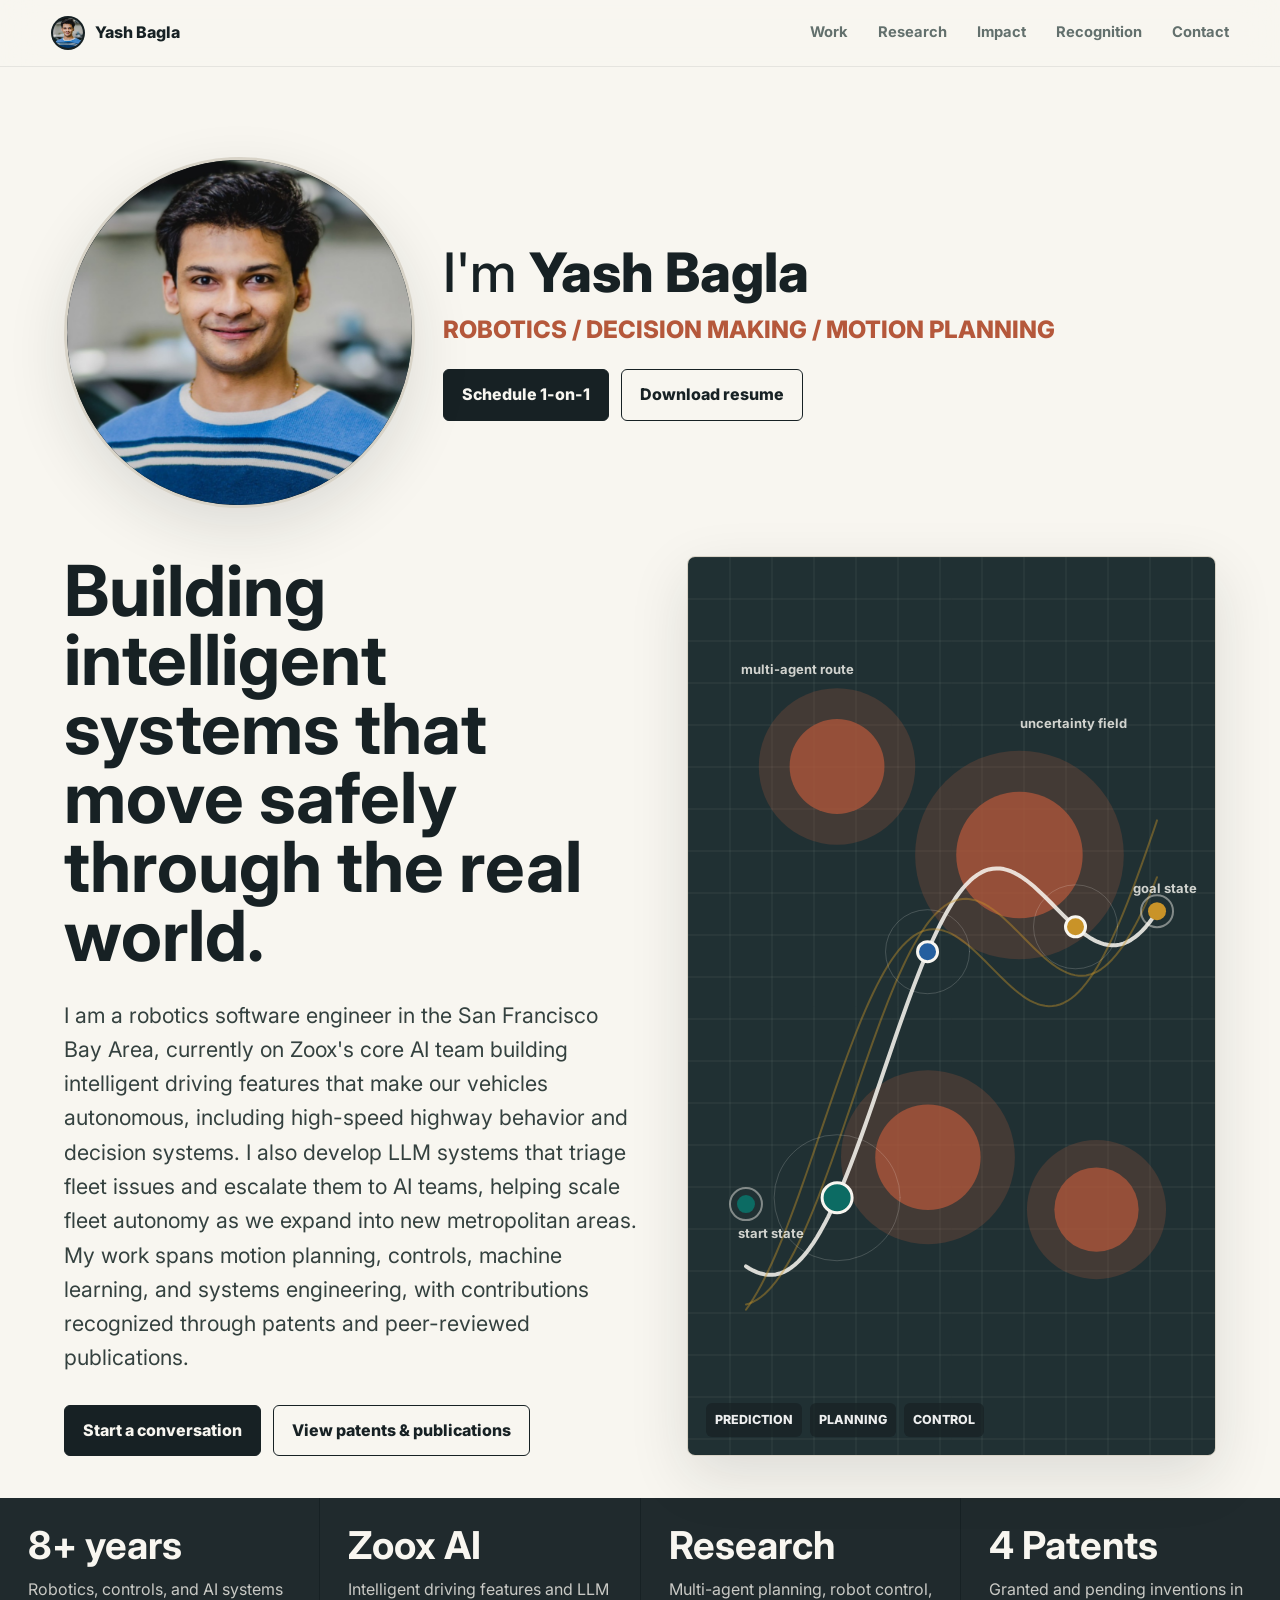
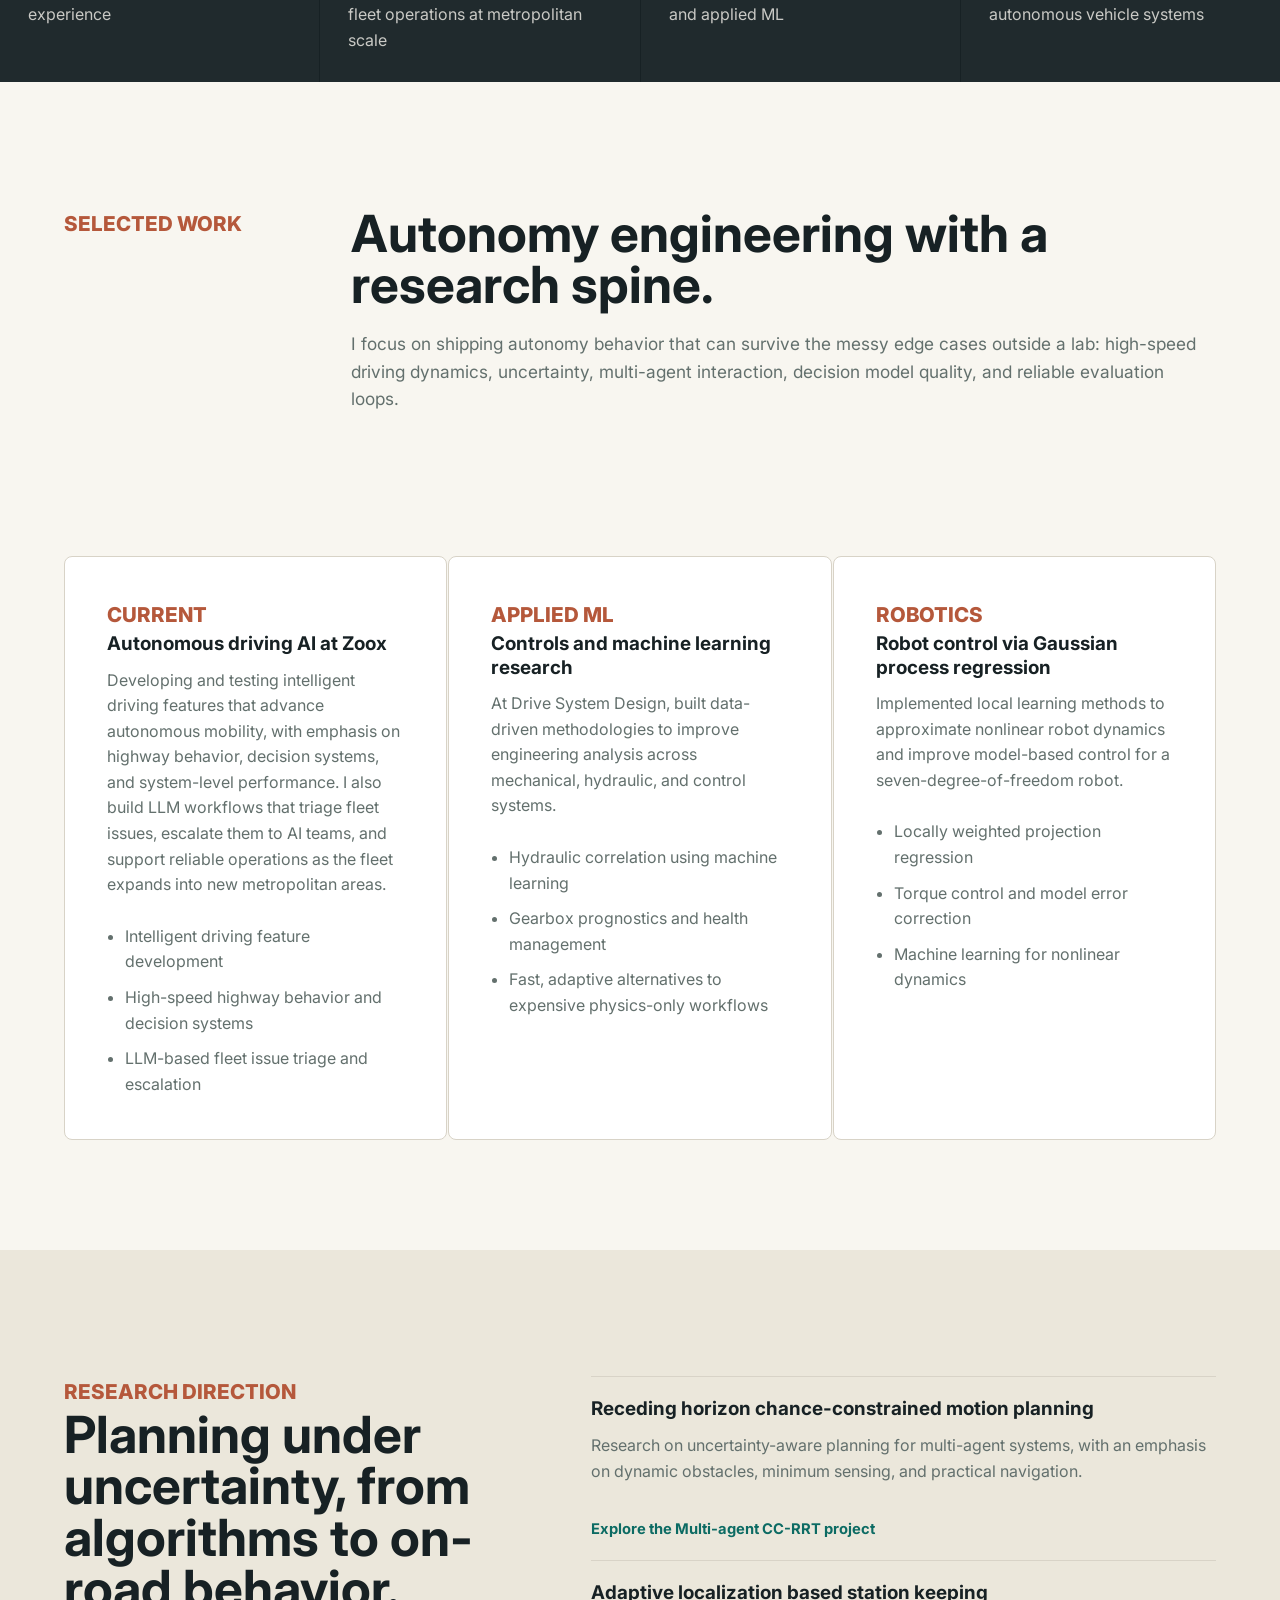
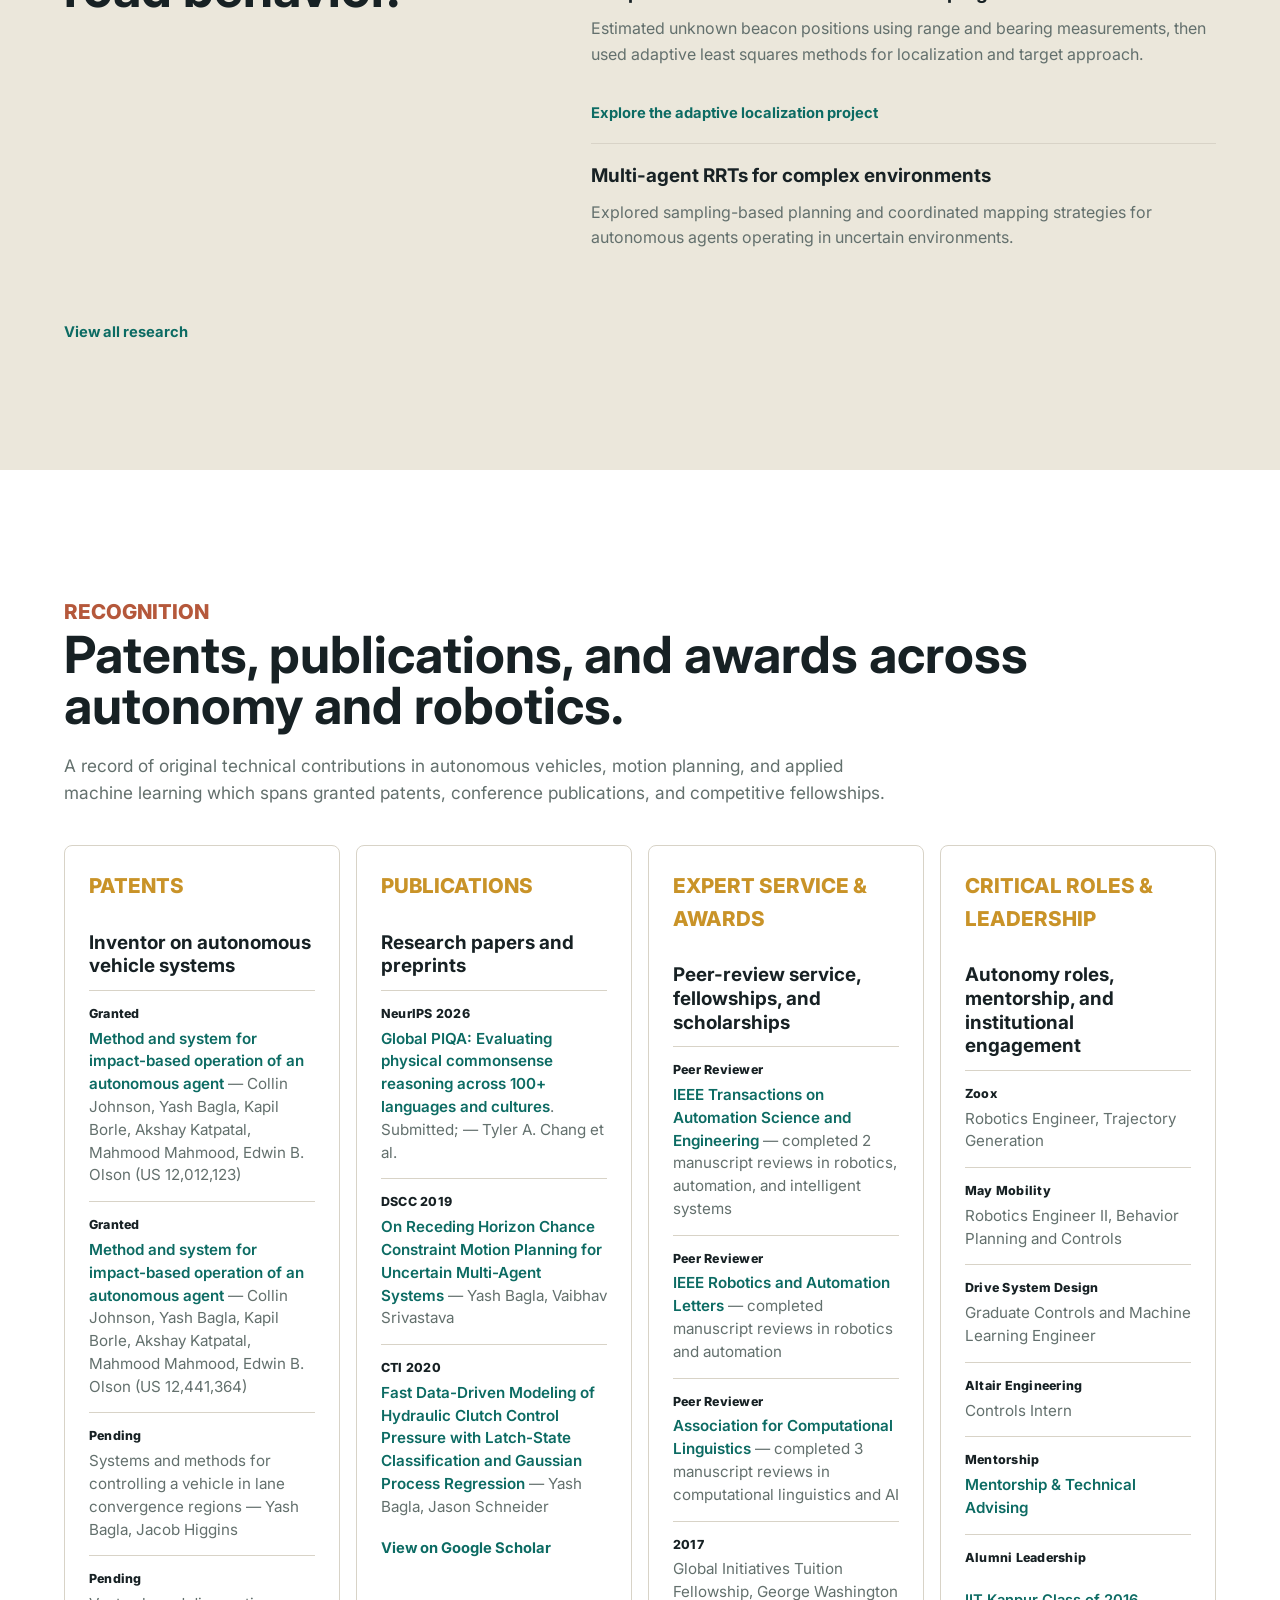
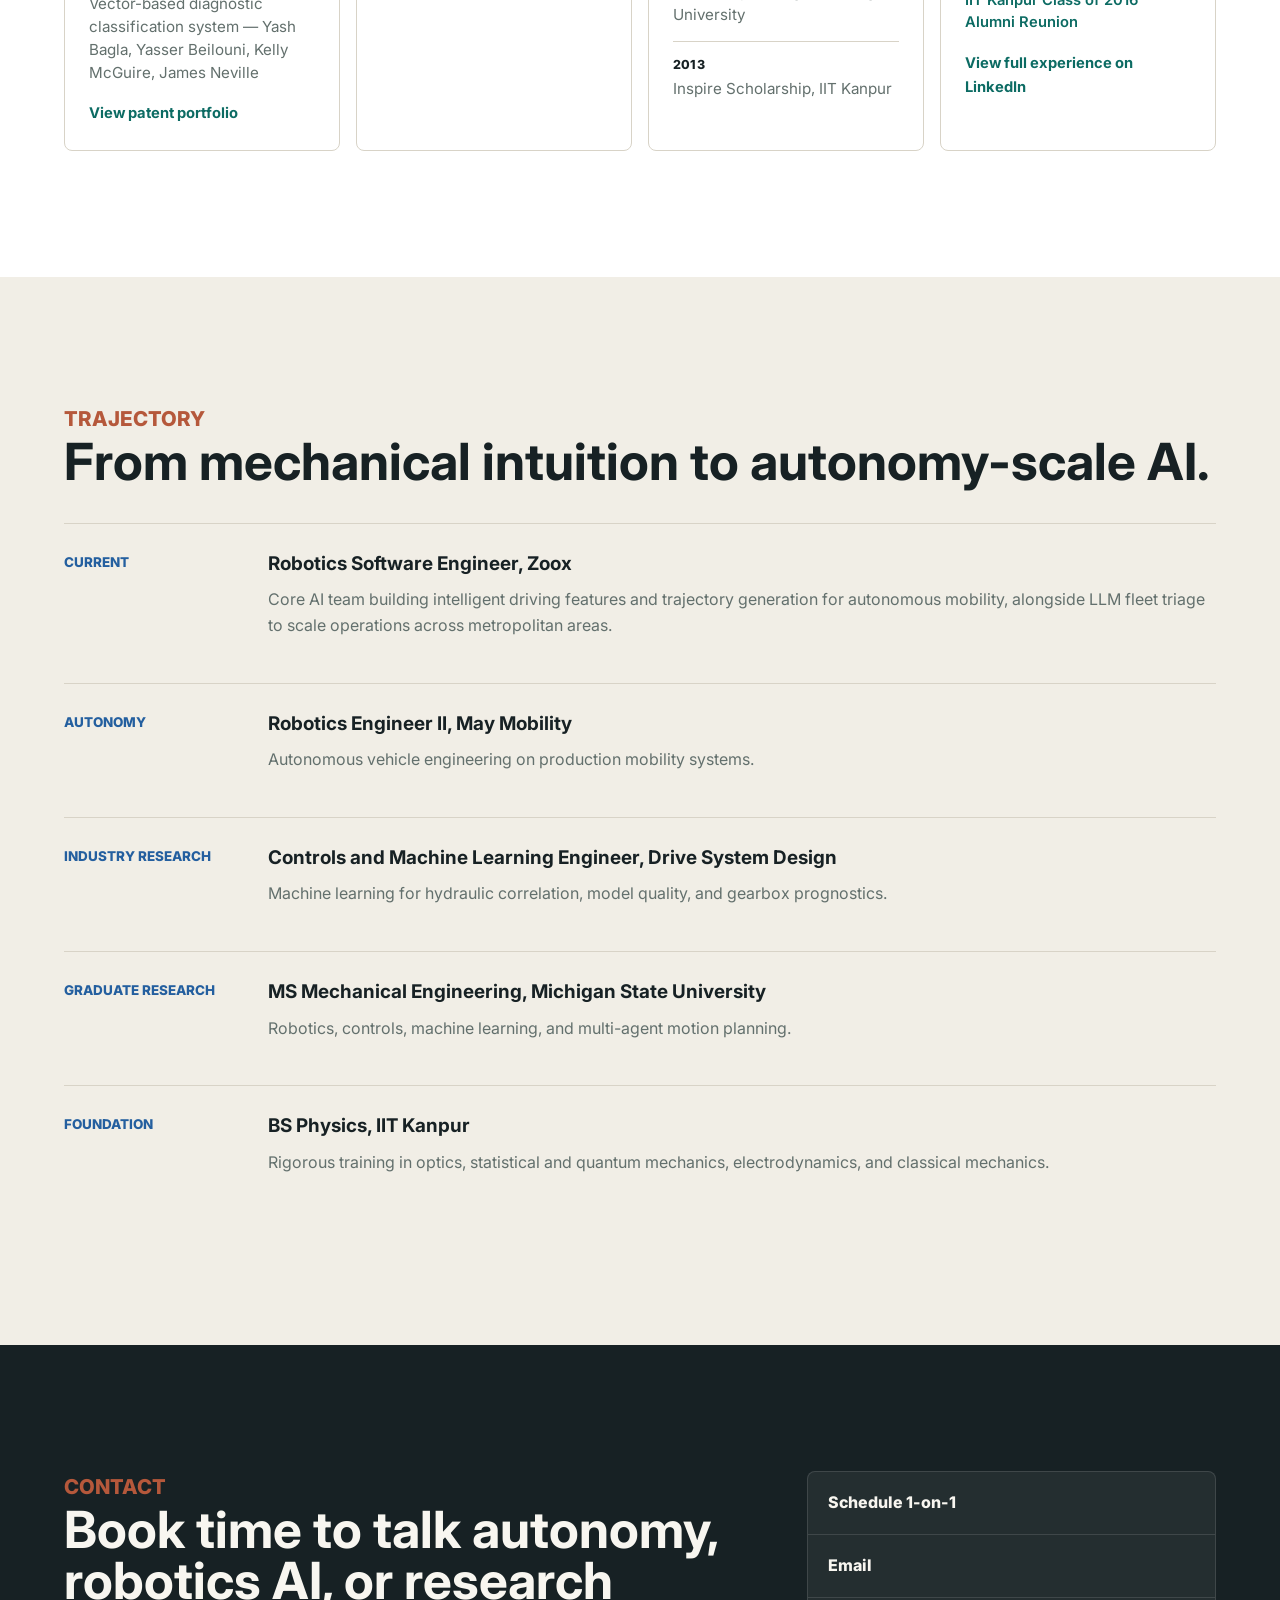
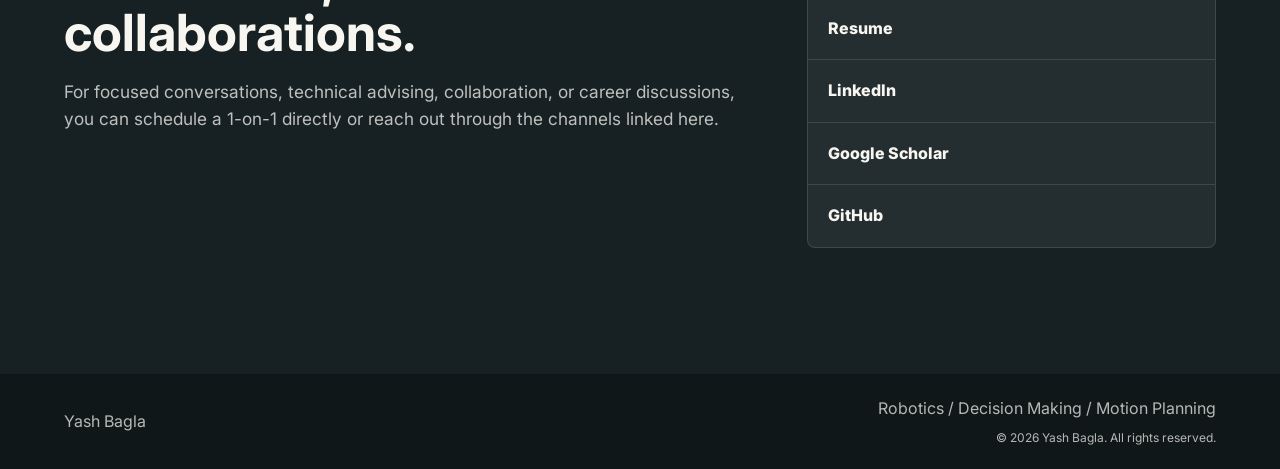
<file: index.html>
<!doctype html>
<html lang="en">
  <head>
    <meta charset="utf-8" />
    <meta name="viewport" content="width=device-width, initial-scale=1" />
    <title>Yash Bagla | Robotics & Autonomous Systems</title>
    <meta
      name="description"
      content="Yash Bagla is a robotics software engineer at Zoox building intelligent driving features, LLM fleet triage, motion planning, and AI systems."
    />
    <link rel="canonical" href="https://yashbagla321.github.io/" />
    <meta property="og:type" content="website" />
    <meta property="og:url" content="https://yashbagla321.github.io/" />
    <meta property="og:title" content="Yash Bagla | Robotics & Autonomous Systems" />
    <meta
      property="og:description"
      content="Robotics software engineer building intelligent driving features, motion planning systems, and AI tools for fleet-scale autonomy."
    />
    <meta property="og:image" content="https://yashbagla321.github.io/images/headshot.png" />
    <meta name="twitter:card" content="summary" />
    <meta name="twitter:title" content="Yash Bagla | Robotics & Autonomous Systems" />
    <meta
      name="twitter:description"
      content="Robotics software engineer building intelligent driving features, motion planning systems, and AI tools for fleet-scale autonomy."
    />
    <meta name="twitter:image" content="https://yashbagla321.github.io/images/headshot.png" />
    <link rel="icon" href="favicon.ico" sizes="any" />
    <link rel="icon" type="image/png" href="images/favicon-32.png" />
    <link rel="apple-touch-icon" href="images/apple-touch-icon.png" />
    <link rel="preconnect" href="https://fonts.googleapis.com" />
    <link rel="preconnect" href="https://fonts.gstatic.com" crossorigin />
    <link
      href="https://fonts.googleapis.com/css2?family=Inter:wght@400;500;600;700;800&display=swap"
      rel="stylesheet"
    />
    <link rel="stylesheet" href="styles.css" />
  </head>
  <body>
    <header class="site-header">
      <a class="brand" href="#top" aria-label="Yash Bagla home">
        <span class="brand-photo headshot-photo" data-fallback="YB">
          <span class="headshot-flipper" aria-hidden="true">
            <img
              class="headshot-a"
              src="images/headshot.png"
              alt=""
              width="34"
              height="34"
            />
            <img
              class="headshot-b"
              src="images/headshot-robot.png"
              alt=""
              width="34"
              height="34"
            />
          </span>
        </span>
        <span>Yash Bagla</span>
      </a>
      <nav aria-label="Primary navigation">
        <a href="#work">Work</a>
        <details class="nav-menu">
          <summary>Research</summary>
          <div class="nav-dropdown">
            <a href="#research">Summary</a>
            <a href="research/">Publications</a>
            <a href="research/patents/">Patents</a>
          </div>
        </details>
        <details class="nav-menu">
          <summary>Impact</summary>
          <div class="nav-dropdown">
            <a href="impact/mentoring/">Mentoring</a>
            <a href="impact/alumni-leadership/">Alumni Leadership</a>
          </div>
        </details>
        <a href="#recognition">Recognition</a>
        <a href="#contact">Contact</a>
      </nav>
    </header>

    <main id="top">
      <section class="hero" aria-label="Introduction">
        <div class="hero-intro">
          <div class="hero-photo headshot-photo" data-fallback="YB">
            <span class="headshot-flipper">
              <img
                class="headshot-a"
                src="images/headshot.png"
                alt="Portrait of Yash Bagla"
                width="351"
                height="351"
              />
              <img
                class="headshot-b"
                src="images/headshot-robot.png"
                alt=""
                width="351"
                height="351"
              />
            </span>
          </div>
          <div class="hero-identity">
            <p class="hero-greeting">I'm <span class="hero-name">Yash Bagla</span></p>
            <p class="eyebrow">Robotics / Decision Making / Motion Planning</p>
            <div class="hero-intro-actions">
              <a class="button primary" href="https://topmate.io/yash_bagla">Schedule 1-on-1</a>
              <a class="button secondary" href="resume/Yash_Bagla_Resume.pdf" download>Download resume</a>
            </div>
          </div>
        </div>
        <div class="hero-copy">
          <h1>Building intelligent systems that move safely through the real world.</h1>
          <p class="lead">
            I am a robotics software engineer in the San Francisco Bay Area, currently on Zoox's core
            AI team building intelligent driving features that make our vehicles autonomous, including
            high-speed highway behavior and decision systems. I also develop LLM systems that triage
            fleet issues and escalate them to AI teams, helping scale fleet autonomy as we expand into
            new metropolitan areas. My work spans motion planning, controls, machine learning, and 
            systems engineering, with contributions recognized through patents and peer-reviewed
            publications.
          </p>
          <div class="hero-actions">
            <a class="button primary" href="#contact">Start a conversation</a>
            <a class="button secondary" href="#recognition">View patents &amp; publications</a>
          </div>
        </div>
        <div class="hero-visual" aria-label="Autonomous motion planning visualization">
          <canvas id="plannerCanvas" width="880" height="680"></canvas>
          <div class="visual-caption">
            <span>Prediction</span>
            <span>Planning</span>
            <span>Control</span>
          </div>
        </div>
      </section>

      <section class="proof-band" aria-label="Professional summary">
        <div>
          <strong>8+ years</strong>
          <span>Robotics, controls, and AI systems experience</span>
        </div>
        <div>
          <strong>Zoox AI</strong>
          <span>Intelligent driving features and LLM fleet operations at metropolitan scale</span>
        </div>
        <div>
          <strong>Research</strong>
          <span>Multi-agent planning, robot control, and applied ML</span>
        </div>
        <div>
          <strong>4 Patents</strong>
          <span>Granted and pending inventions in autonomous vehicle systems</span>
        </div>
      </section>

      <section id="work" class="section two-column">
        <div class="section-kicker">Selected Work</div>
        <div>
          <h2>Autonomy engineering with a research spine.</h2>
          <p>
            I focus on shipping autonomy behavior that can survive the messy edge cases outside a lab:
            high-speed driving dynamics, uncertainty, multi-agent interaction, decision model quality,
            and reliable evaluation loops.
          </p>
        </div>
      </section>

      <section class="case-grid" aria-label="Selected projects">
        <article class="case-card">
          <span class="tag">Current</span>
          <h3>Autonomous driving AI at Zoox</h3>
          <p>
            Developing and testing intelligent driving features that advance autonomous mobility,
            with emphasis on highway behavior, decision systems, and system-level performance. I
            also build LLM workflows that triage fleet issues, escalate them to AI teams, and
            support reliable operations as the fleet expands into new metropolitan areas.
          </p>
          <ul>
            <li>Intelligent driving feature development</li>
            <li>High-speed highway behavior and decision systems</li>
            <li>LLM-based fleet issue triage and escalation</li>
          </ul>
        </article>
        <article class="case-card">
          <span class="tag">Applied ML</span>
          <h3>Controls and machine learning research</h3>
          <p>
            At Drive System Design, built data-driven methodologies to improve engineering analysis
            across mechanical, hydraulic, and control systems.
          </p>
          <ul>
            <li>Hydraulic correlation using machine learning</li>
            <li>Gearbox prognostics and health management</li>
            <li>Fast, adaptive alternatives to expensive physics-only workflows</li>
          </ul>
        </article>
        <article class="case-card">
          <span class="tag">Robotics</span>
          <h3>Robot control via Gaussian process regression</h3>
          <p>
            Implemented local learning methods to approximate nonlinear robot dynamics and improve
            model-based control for a seven-degree-of-freedom robot.
          </p>
          <ul>
            <li>Locally weighted projection regression</li>
            <li>Torque control and model error correction</li>
            <li>Machine learning for nonlinear dynamics</li>
          </ul>
        </article>
      </section>

      <section id="research" class="section split-band">
        <div>
          <div class="section-kicker">Research Direction</div>
          <h2>Planning under uncertainty, from algorithms to on-road behavior.</h2>
        </div>
        <div class="research-list">
          <article>
            <h3>Receding horizon chance-constrained motion planning</h3>
            <p>
              Research on uncertainty-aware planning for multi-agent systems, with an emphasis on
              dynamic obstacles, minimum sensing, and practical navigation.
            </p>
            <a class="inline-link" href="research/multi-agent-ccrrt/">Explore the Multi-agent CC-RRT project</a>
          </article>
          <article>
            <h3>Adaptive localization based station keeping</h3>
            <p>
              Estimated unknown beacon positions using range and bearing measurements, then used
              adaptive least squares methods for localization and target approach.
            </p>
            <a class="inline-link" href="research/adaptive-localization/">Explore the adaptive localization project</a>
          </article>
          <article>
            <h3>Multi-agent RRTs for complex environments</h3>
            <p>
              Explored sampling-based planning and coordinated mapping strategies for autonomous
              agents operating in uncertain environments.
            </p>
          </article>
        </div>
        <a class="inline-link" href="research/">View all research</a>
      </section>

      <section id="recognition" class="section recognition-section">
        <div class="section-kicker">Recognition</div>
        <h2>Patents, publications, and awards across autonomy and robotics.</h2>
        <p class="section-intro">
          A record of original technical contributions in autonomous vehicles, motion planning, and
          applied machine learning which spans granted patents, conference publications, and competitive
          fellowships.
        </p>
        <div class="recognition-grid">
          <article>
            <span>Patents</span>
            <h3>Inventor on autonomous vehicle systems</h3>
            <ul class="credential-list">
              <li>
                <strong>Granted</strong>
                <a href="https://patents.google.com/patent/US12012123B2/en"
                  >Method and system for impact-based operation of an autonomous agent</a
                >
                — Collin Johnson, Yash Bagla, Kapil Borle, Akshay Katpatal, Mahmood Mahmood, Edwin B.
                Olson (US 12,012,123)
              </li>
              <li>
                <strong>Granted</strong>
                <a href="https://patents.google.com/patent/US12441364B2/en"
                  >Method and system for impact-based operation of an autonomous agent</a
                >
                — Collin Johnson, Yash Bagla, Kapil Borle, Akshay Katpatal, Mahmood Mahmood, Edwin B.
                Olson (US 12,441,364)
              </li>
              <li>
                <strong>Pending</strong> Systems and methods for controlling a vehicle in lane
                convergence regions — Yash Bagla, Jacob Higgins
              </li>
              <li>
                <strong>Pending</strong> Vector-based diagnostic classification system — Yash Bagla,
                Yasser Beilouni, Kelly McGuire, James Neville
              </li>
            </ul>
            <a class="inline-link" href="research/patents/">View patent portfolio</a>
          </article>
          <article>
            <span>Publications</span>
            <h3>Research papers and preprints</h3>
            <ul class="credential-list">
              <li>
                <strong>NeurIPS 2026</strong>
                <a href="https://arxiv.org/abs/2510.24081"
                  >Global PIQA: Evaluating physical commonsense reasoning across 100+ languages and
                  cultures</a
                >. Submitted;
                — Tyler A. Chang et al.
              </li>
              <li>
                <strong>DSCC 2019</strong>
                <a href="https://doi.org/10.1115/DSCC2019-9237"
                  >On Receding Horizon Chance Constraint Motion Planning for Uncertain Multi-Agent
                  Systems</a
                >
                — Yash Bagla, Vaibhav Srivastava
              </li>
              <li>
                <strong>CTI 2020</strong>
                <a href="https://arxiv.org/abs/2607.10477"
                  >Fast Data-Driven Modeling of Hydraulic Clutch Control Pressure with
                  Latch-State Classification and Gaussian Process Regression</a
                >
                — Yash Bagla, Jason Schneider
              </li>
            </ul>
            <a class="inline-link" href="https://scholar.google.com/citations?user=UMaYu4IAAAAJ&amp;hl=en"
              >View on Google Scholar</a
            >
          </article>
          <article>
            <span>Expert Service &amp; Awards</span>
            <h3>Peer-review service, fellowships, and scholarships</h3>
            <ul class="credential-list">
              <li>
                <strong>Peer Reviewer</strong>
                <a href="https://www.ieee-ras.org/publications/t-ase/">IEEE Transactions on Automation Science and Engineering</a>
                — completed 2 manuscript reviews in robotics, automation, and intelligent systems
              </li>
              <li>
                <strong>Peer Reviewer</strong>
                <a href="https://www.ieee-ras.org/publications/ra-l/">IEEE Robotics and Automation Letters</a>
                — completed manuscript reviews in robotics and automation
              </li>
              <li>
                <strong>Peer Reviewer</strong>
                <a href="https://www.aclweb.org/portal/">Association for Computational Linguistics</a>
                — completed 3 manuscript reviews in computational linguistics and AI
              </li>
              <li>
                <strong>2017</strong> Global Initiatives Tuition Fellowship, George Washington
                University
              </li>
              <li><strong>2013</strong> Inspire Scholarship, IIT Kanpur</li>
            </ul>
          </article>
          <article>
            <span>Critical Roles &amp; Leadership</span>
            <h3>Autonomy roles, mentorship, and institutional engagement</h3>
            <ul class="credential-list">
              <li><strong>Zoox</strong> Robotics Engineer, Trajectory Generation</li>
              <li><strong>May Mobility</strong> Robotics Engineer II, Behavior Planning and Controls</li>
              <li><strong>Drive System Design</strong> Graduate Controls and Machine Learning Engineer</li>
              <li><strong>Altair Engineering</strong> Controls Intern</li>
              <li>
                <strong>Mentorship</strong>
                <a href="impact/mentoring/">Mentorship &amp; Technical Advising</a>
              </li>
              <li>
                <strong>Alumni Leadership</strong>
                <a class="inline-link" href="https://iitk.ac.in/dora/reunion/class-of-2016/">IIT Kanpur Class of 2016 Alumni Reunion</a>
              </li>
            </ul>
            <a class="inline-link" href="https://www.linkedin.com/in/yash-bagla/">View full experience on LinkedIn</a>
          </article>
        </div>
      </section>

      <section class="section timeline-section">
        <div class="section-kicker">Trajectory</div>
        <h2>From mechanical intuition to autonomy-scale AI.</h2>
        <ol class="timeline">
          <li>
            <span>Current</span>
            <div>
              <h3>Robotics Software Engineer, Zoox</h3>
              <p>
                Core AI team building intelligent driving features and trajectory generation for
                autonomous mobility, alongside LLM fleet triage to scale operations across
                metropolitan areas.
              </p>
            </div>
          </li>
          <li>
            <span>Autonomy</span>
            <div>
              <h3>Robotics Engineer II, May Mobility</h3>
              <p>Autonomous vehicle engineering on production mobility systems.</p>
            </div>
          </li>
          <li>
            <span>Industry Research</span>
            <div>
              <h3>Controls and Machine Learning Engineer, Drive System Design</h3>
              <p>Machine learning for hydraulic correlation, model quality, and gearbox prognostics.</p>
            </div>
          </li>
          <li>
            <span>Graduate Research</span>
            <div>
              <h3>MS Mechanical Engineering, Michigan State University</h3>
              <p>Robotics, controls, machine learning, and multi-agent motion planning.</p>
            </div>
          </li>
          <li>
            <span>Foundation</span>
            <div>
              <h3>BS Physics, IIT Kanpur</h3>
              <p>
                Rigorous training in optics, statistical and quantum mechanics, electrodynamics, and
                classical mechanics.
              </p>
            </div>
          </li>
        </ol>
      </section>

      <section id="contact" class="contact-section">
        <div>
          <div class="section-kicker">Contact</div>
          <h2>Book time to talk autonomy, robotics AI, or research collaborations.</h2>
          <p>
            For focused conversations, technical advising, collaboration, or career discussions,
            you can schedule a 1-on-1 directly or reach out through the channels linked here.
          </p>
        </div>
        <div class="contact-panel">
          <a href="https://topmate.io/yash_bagla">Schedule 1-on-1</a>
          <a href="mailto:yashbagla321@gmail.com">Email</a>
          <a href="resume/Yash_Bagla_Resume.pdf" download>Resume</a>
          <a href="https://www.linkedin.com/in/yash-bagla/">LinkedIn</a>
          <a href="https://scholar.google.com/citations?hl=en&user=UMaYu4IAAAAJ">Google Scholar</a>
          <a href="https://github.com/yashbagla321">GitHub</a>
        </div>
      </section>
    </main>

    <footer>
      <span>Yash Bagla</span>
      <div class="footer-meta">
        <span>Robotics / Decision Making / Motion Planning</span>
        <span class="footer-copy">© 2026 Yash Bagla. All rights reserved.</span>
      </div>
    </footer>

    <a href="#top" class="back-to-top" aria-label="Back to top">
      <svg viewBox="0 0 24 24" width="22" height="22" aria-hidden="true">
        <path d="M12 5.5 5.5 12l1.4 1.4L11 9.3V18h2V9.3l4.1 4.1 1.4-1.4L12 5.5Z" fill="currentColor" />
      </svg>
    </a>

    <script src="nav.js"></script>
    <script src="script.js"></script>
  </body>
</html>
</file>
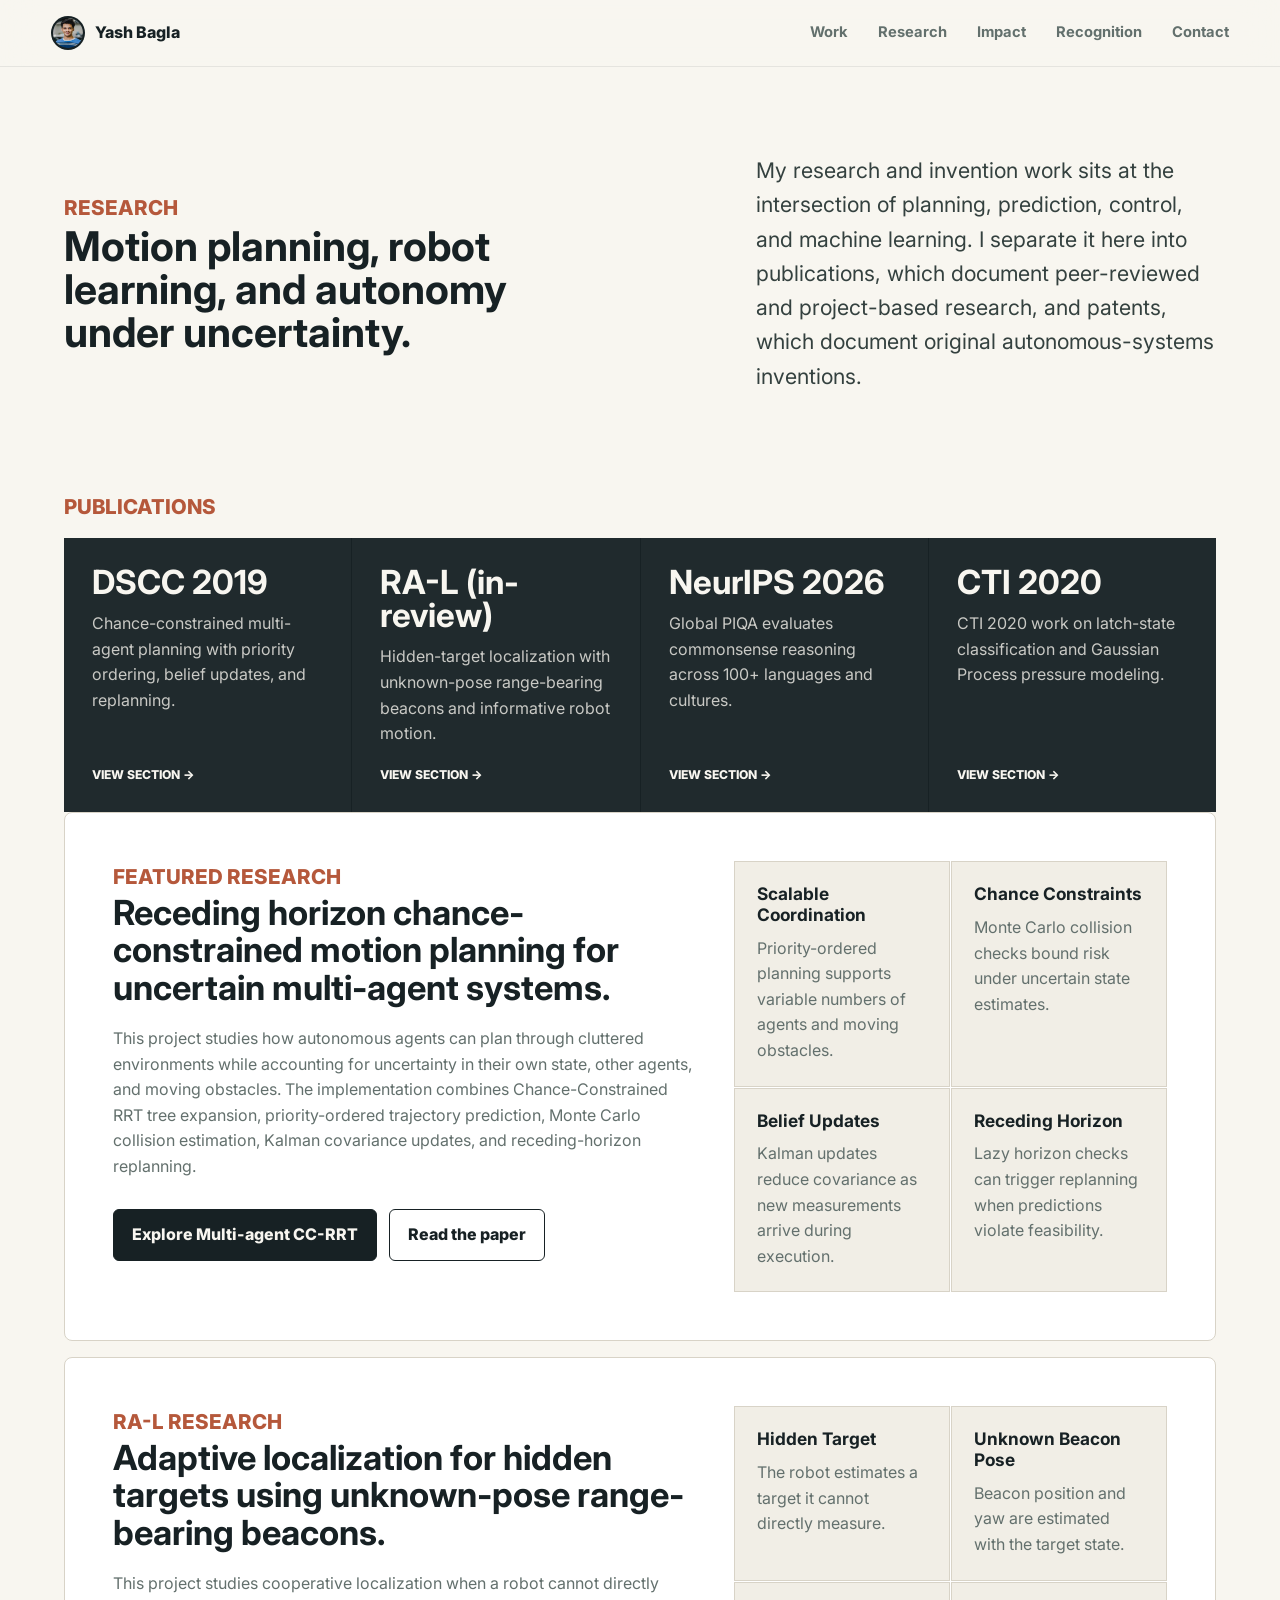
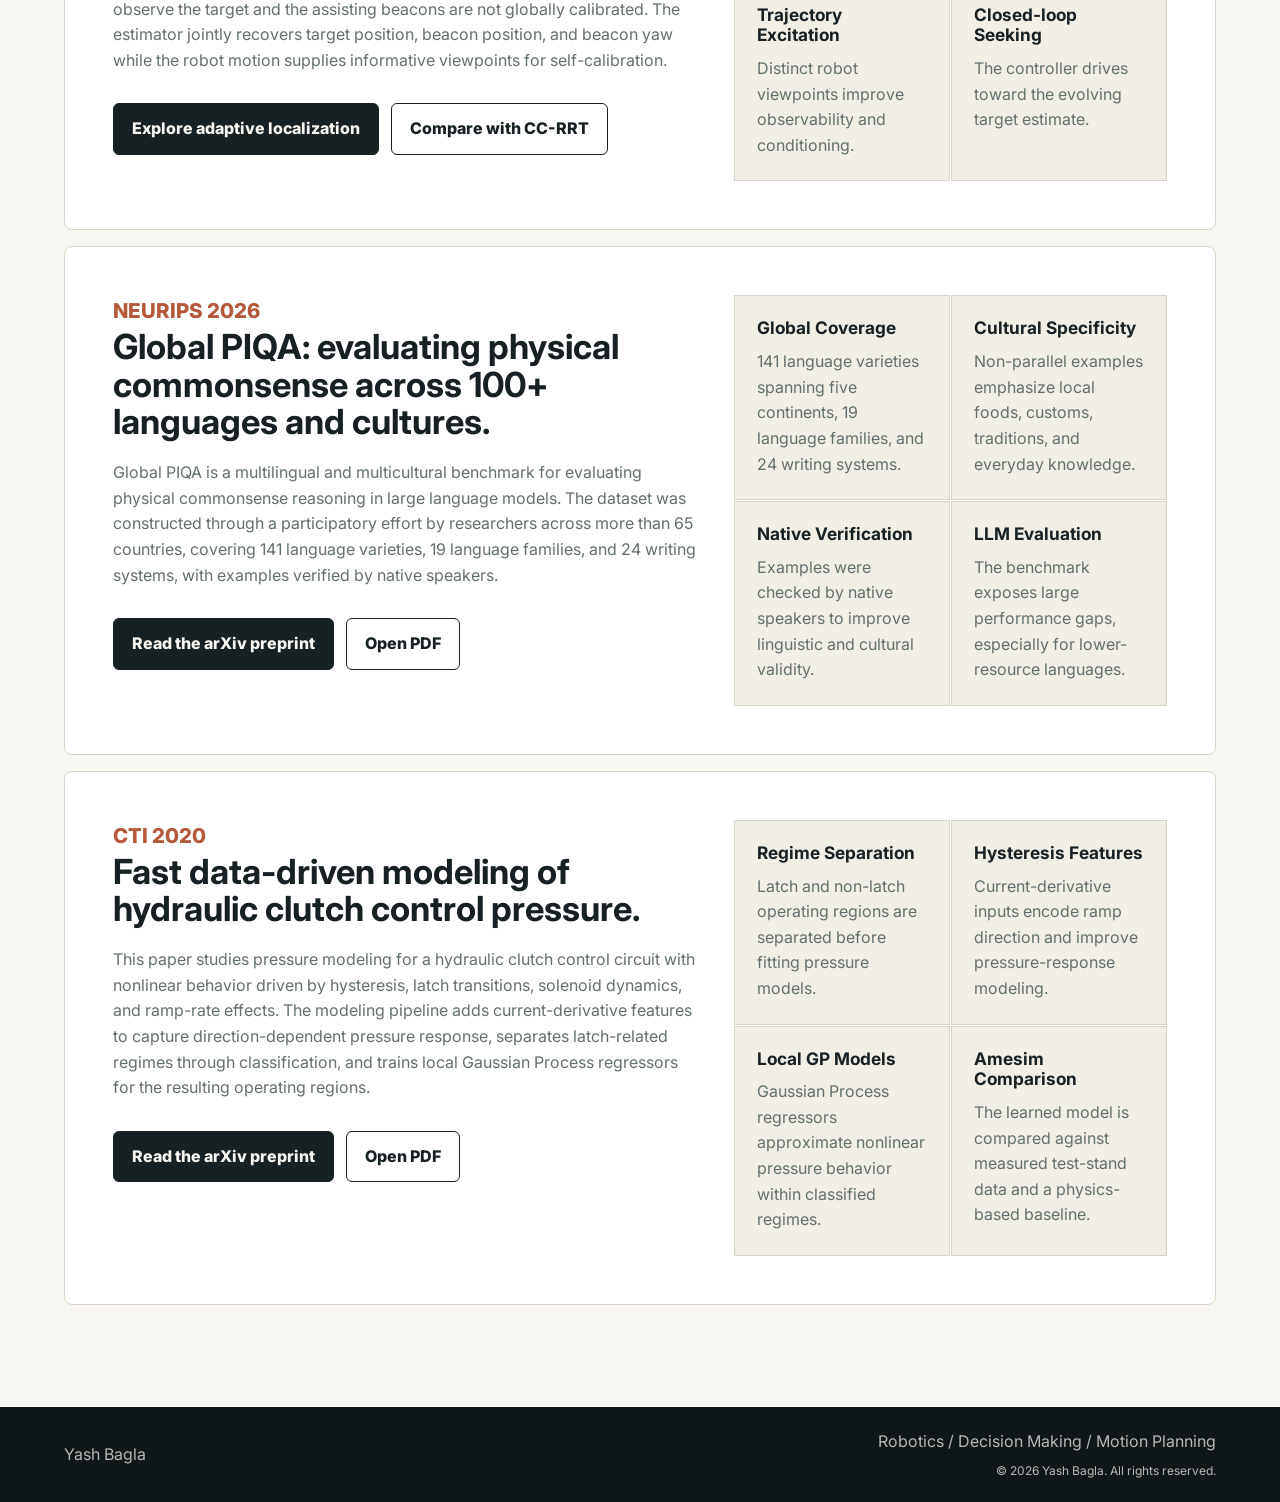
<file: research/index.html>
<!doctype html>
<html lang="en">
  <head>
    <meta charset="utf-8" />
    <meta name="viewport" content="width=device-width, initial-scale=1" />
    <title>Research | Yash Bagla</title>
    <meta
      name="description"
      content="Research by Yash Bagla in multi-agent motion planning, chance-constrained robotics, robot control, and applied machine learning."
    />
    <link rel="canonical" href="https://yashbagla321.github.io/research/" />
    <link rel="icon" href="../favicon.ico" sizes="any" />
    <link rel="icon" type="image/png" href="../images/favicon-32.png" />
    <link rel="apple-touch-icon" href="../images/apple-touch-icon.png" />
    <link rel="preconnect" href="https://fonts.googleapis.com" />
    <link rel="preconnect" href="https://fonts.gstatic.com" crossorigin />
    <link
      href="https://fonts.googleapis.com/css2?family=Inter:wght@400;500;600;700;800&display=swap"
      rel="stylesheet"
    />
    <link rel="stylesheet" href="../styles.css" />
  </head>
  <body>
    <header class="site-header">
      <a class="brand" href="../" aria-label="Yash Bagla home">
        <span class="brand-photo headshot-photo" data-fallback="YB">
          <span class="headshot-flipper" aria-hidden="true">
            <img class="headshot-a" src="../images/headshot.png" alt="" width="34" height="34" />
            <img class="headshot-b" src="../images/headshot-robot.png" alt="" width="34" height="34" />
          </span>
        </span>
        <span>Yash Bagla</span>
      </a>
      <nav aria-label="Primary navigation">
        <a href="../#work">Work</a>
        <details class="nav-menu">
          <summary>Research</summary>
          <div class="nav-dropdown">
            <a href="../#research">Summary</a>
            <a href="./">Publications</a>
            <a href="patents/">Patents</a>
          </div>
        </details>
        <details class="nav-menu">
          <summary>Impact</summary>
          <div class="nav-dropdown">
            <a href="../impact/mentoring/">Mentoring</a>
            <a href="../impact/alumni-leadership/">Alumni Leadership</a>
          </div>
        </details>
        <a href="../#recognition">Recognition</a>
        <a href="../#contact">Contact</a>
      </nav>
    </header>

    <main>
      <section class="page-hero research-page-hero">
        <div>
          <div class="section-kicker">Research</div>
          <h1>Motion planning, robot learning, and autonomy under uncertainty.</h1>
        </div>
        <p class="lead">
          My research and invention work sits at the intersection of planning, prediction, control,
          and machine learning. I separate it here into publications, which document peer-reviewed
          and project-based research, and patents, which document original autonomous-systems
          inventions.
        </p>
      </section>

      <section class="research-overview">
        <article class="publication-nav-section" id="publications">
          <span class="tag">Publications</span>
          <div class="proof-band publication-nav-grid" aria-label="Publication highlights">
            <a href="#multi-agent-ccrrt">
              <strong>DSCC 2019</strong>
              <span>Chance-constrained multi-agent planning with priority ordering, belief updates, and replanning.</span>
              <em>View section</em>
            </a>
            <a href="#adaptive-localization">
              <strong>RA-L (in-review)</strong>
              <span>Hidden-target localization with unknown-pose range-bearing beacons and informative robot motion.</span>
              <em>View section</em>
            </a>
            <a href="#global-piqa">
              <strong>NeurIPS 2026</strong>
              <span>Global PIQA evaluates commonsense reasoning across 100+ languages and cultures.</span>
              <em>View section</em>
            </a>
            <a href="#hydraulic-clutch-modeling">
              <strong>CTI 2020</strong>
              <span>CTI 2020 work on latch-state classification and Gaussian Process pressure modeling.</span>
              <em>View section</em>
            </a>
          </div>
        </article>

        <article class="research-feature" id="multi-agent-ccrrt">
          <div>
            <span class="tag">Featured Research</span>
            <h2>Receding horizon chance-constrained motion planning for uncertain multi-agent systems.</h2>
            <p>
              This project studies how autonomous agents can plan through cluttered environments while
              accounting for uncertainty in their own state, other agents, and moving obstacles. The
              implementation combines Chance-Constrained RRT tree expansion, priority-ordered
              trajectory prediction, Monte Carlo collision estimation, Kalman covariance updates,
              and receding-horizon replanning.
            </p>
            <div class="hero-actions">
              <a class="button primary" href="multi-agent-ccrrt/">Explore Multi-agent CC-RRT</a>
              <a class="button secondary" href="https://doi.org/10.1115/DSCC2019-9237">Read the paper</a>
            </div>
          </div>
          <div class="research-highlight-grid" aria-label="Multi-agent CC-RRT technical highlights">
            <div>
              <strong>Scalable Coordination</strong>
              <span>Priority-ordered planning supports variable numbers of agents and moving obstacles.</span>
            </div>
            <div>
              <strong>Chance Constraints</strong>
              <span>Monte Carlo collision checks bound risk under uncertain state estimates.</span>
            </div>
            <div>
              <strong>Belief Updates</strong>
              <span>Kalman updates reduce covariance as new measurements arrive during execution.</span>
            </div>
            <div>
              <strong>Receding Horizon</strong>
              <span>Lazy horizon checks can trigger replanning when predictions violate feasibility.</span>
            </div>
          </div>
        </article>

        <article class="research-feature" id="adaptive-localization">
          <div>
            <span class="tag">RA-L Research</span>
            <h2>Adaptive localization for hidden targets using unknown-pose range-bearing beacons.</h2>
            <p>
              This project studies cooperative localization when a robot cannot directly observe the
              target and the assisting beacons are not globally calibrated. The estimator jointly
              recovers target position, beacon position, and beacon yaw while the robot motion
              supplies informative viewpoints for self-calibration.
            </p>
            <div class="hero-actions">
              <a class="button primary" href="adaptive-localization/">Explore adaptive localization</a>
              <a class="button secondary" href="multi-agent-ccrrt/">Compare with CC-RRT</a>
            </div>
          </div>
          <div class="research-highlight-grid" aria-label="Adaptive localization technical highlights">
            <div>
              <strong>Hidden Target</strong>
              <span>The robot estimates a target it cannot directly measure.</span>
            </div>
            <div>
              <strong>Unknown Beacon Pose</strong>
              <span>Beacon position and yaw are estimated with the target state.</span>
            </div>
            <div>
              <strong>Trajectory Excitation</strong>
              <span>Distinct robot viewpoints improve observability and conditioning.</span>
            </div>
            <div>
              <strong>Closed-loop Seeking</strong>
              <span>The controller drives toward the evolving target estimate.</span>
            </div>
          </div>
        </article>

        <article class="research-feature" id="global-piqa">
          <div>
            <span class="tag">NeurIPS 2026</span>
            <h2>Global PIQA: evaluating physical commonsense across 100+ languages and cultures.</h2>
            <p>
              Global PIQA is a multilingual and multicultural benchmark for evaluating physical
              commonsense reasoning in large language models. The dataset was constructed through a
              participatory effort by researchers across more than 65 countries, covering 141
              language varieties, 19 language families, and 24 writing systems, with examples
              verified by native speakers.
            </p>
            <div class="hero-actions">
              <a class="button primary" href="https://arxiv.org/abs/2510.24081">Read the arXiv preprint</a>
              <a class="button secondary" href="https://arxiv.org/pdf/2510.24081">Open PDF</a>
            </div>
          </div>
          <div class="research-highlight-grid" aria-label="Global PIQA technical highlights">
            <div>
              <strong>Global Coverage</strong>
              <span>141 language varieties spanning five continents, 19 language families, and 24 writing systems.</span>
            </div>
            <div>
              <strong>Cultural Specificity</strong>
              <span>Non-parallel examples emphasize local foods, customs, traditions, and everyday knowledge.</span>
            </div>
            <div>
              <strong>Native Verification</strong>
              <span>Examples were checked by native speakers to improve linguistic and cultural validity.</span>
            </div>
            <div>
              <strong>LLM Evaluation</strong>
              <span>The benchmark exposes large performance gaps, especially for lower-resource languages.</span>
            </div>
          </div>
        </article>

        <article class="research-feature" id="hydraulic-clutch-modeling">
          <div>
            <span class="tag">CTI 2020</span>
            <h2>Fast data-driven modeling of hydraulic clutch control pressure.</h2>
            <p>
              This paper studies pressure modeling for a hydraulic clutch control circuit with
              nonlinear behavior driven by hysteresis, latch transitions, solenoid dynamics, and
              ramp-rate effects. The modeling pipeline adds current-derivative features to capture
              direction-dependent pressure response, separates latch-related regimes through
              classification, and trains local Gaussian Process regressors for the resulting
              operating regions.
            </p>
            <div class="hero-actions">
              <a class="button primary" href="https://arxiv.org/abs/2607.10477">Read the arXiv preprint</a>
              <a class="button secondary" href="https://arxiv.org/pdf/2607.10477">Open PDF</a>
            </div>
          </div>
          <div class="research-highlight-grid" aria-label="Hydraulic clutch pressure modeling technical highlights">
            <div>
              <strong>Regime Separation</strong>
              <span>Latch and non-latch operating regions are separated before fitting pressure models.</span>
            </div>
            <div>
              <strong>Hysteresis Features</strong>
              <span>Current-derivative inputs encode ramp direction and improve pressure-response modeling.</span>
            </div>
            <div>
              <strong>Local GP Models</strong>
              <span>Gaussian Process regressors approximate nonlinear pressure behavior within classified regimes.</span>
            </div>
            <div>
              <strong>Amesim Comparison</strong>
              <span>The learned model is compared against measured test-stand data and a physics-based baseline.</span>
            </div>
          </div>
        </article>
      </section>
    </main>

    <footer>
      <span>Yash Bagla</span>
      <div class="footer-meta">
        <span>Robotics / Decision Making / Motion Planning</span>
        <span class="footer-copy">© 2026 Yash Bagla. All rights reserved.</span>
      </div>
    </footer>

    <a href="#top" class="back-to-top" aria-label="Back to top">
      <svg viewBox="0 0 24 24" width="22" height="22" aria-hidden="true">
        <path d="M12 5.5 5.5 12l1.4 1.4L11 9.3V18h2V9.3l4.1 4.1 1.4-1.4L12 5.5Z" fill="currentColor" />
      </svg>
    </a>

    <script src="../nav.js"></script>
  </body>
</html>
</file>
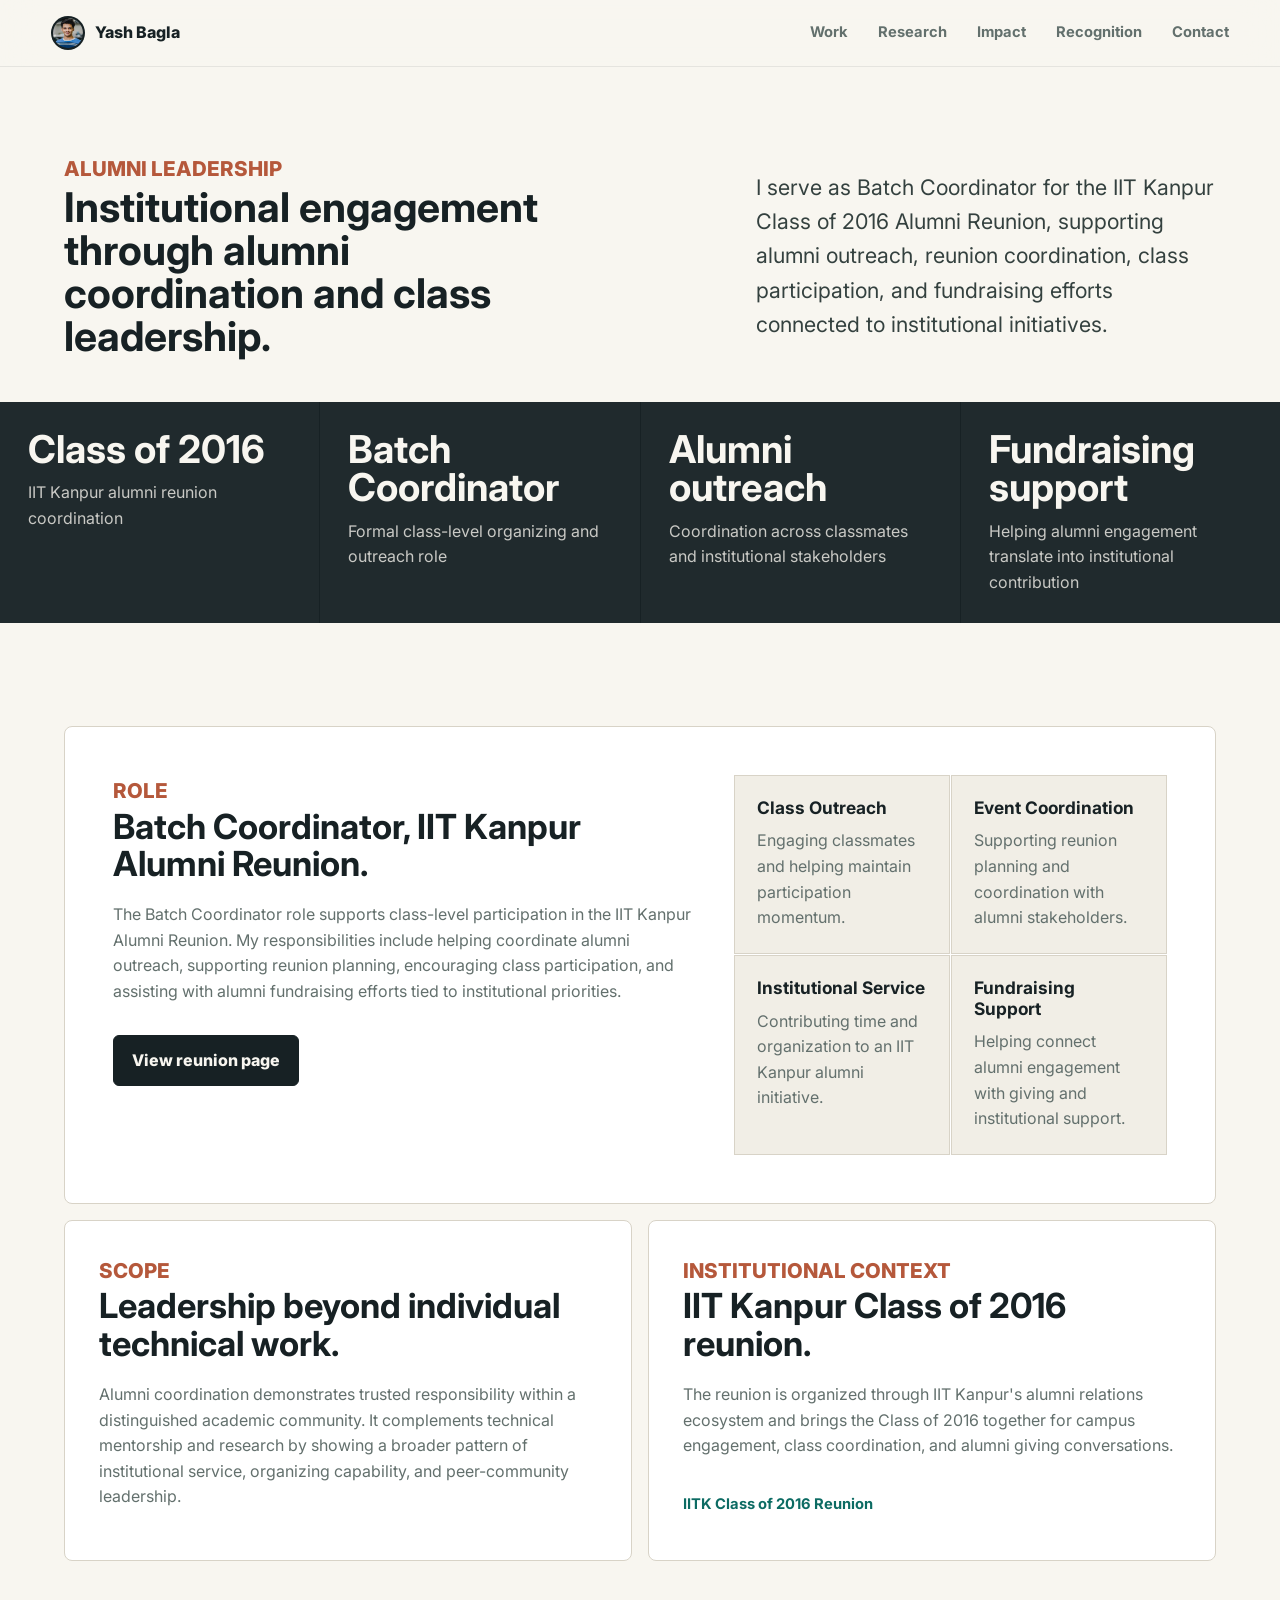
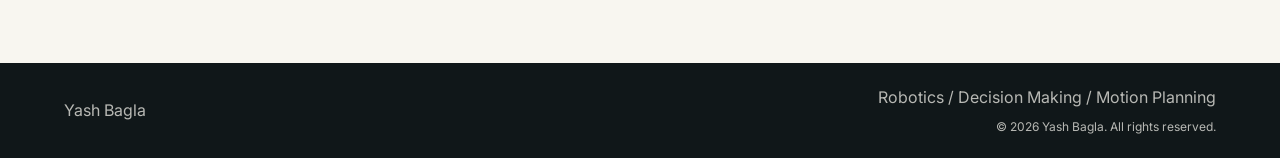
<file: impact/alumni-leadership/index.html>
<!doctype html>
<html lang="en">
  <head>
    <meta charset="utf-8" />
    <meta name="viewport" content="width=device-width, initial-scale=1" />
    <title>Alumni Leadership & Institutional Engagement | Yash Bagla</title>
    <meta
      name="description"
      content="Alumni leadership and institutional engagement by Yash Bagla as Batch Coordinator for the IIT Kanpur Class of 2016 Alumni Reunion."
    />
    <link rel="canonical" href="https://yashbagla321.github.io/impact/alumni-leadership/" />
    <link rel="icon" href="../../favicon.ico" sizes="any" />
    <link rel="icon" type="image/png" href="../../images/favicon-32.png" />
    <link rel="apple-touch-icon" href="../../images/apple-touch-icon.png" />
    <link rel="preconnect" href="https://fonts.googleapis.com" />
    <link rel="preconnect" href="https://fonts.gstatic.com" crossorigin />
    <link
      href="https://fonts.googleapis.com/css2?family=Inter:wght@400;500;600;700;800&display=swap"
      rel="stylesheet"
    />
    <link rel="stylesheet" href="../../styles.css" />
  </head>
  <body>
    <header class="site-header">
      <a class="brand" href="../../" aria-label="Yash Bagla home">
        <span class="brand-photo headshot-photo" data-fallback="YB">
          <span class="headshot-flipper" aria-hidden="true">
            <img class="headshot-a" src="../../images/headshot.png" alt="" width="34" height="34" />
            <img class="headshot-b" src="../../images/headshot-robot.png" alt="" width="34" height="34" />
          </span>
        </span>
        <span>Yash Bagla</span>
      </a>
      <nav aria-label="Primary navigation">
        <a href="../../#work">Work</a>
        <a href="../../research/">Research</a>
        <details class="nav-menu">
          <summary>Impact</summary>
          <div class="nav-dropdown">
            <a href="../mentoring/">Mentoring</a>
            <a href="./">Alumni Leadership</a>
          </div>
        </details>
        <a href="../../#recognition">Recognition</a>
        <a href="../../#contact">Contact</a>
      </nav>
    </header>

    <main>
      <section class="page-hero alumni-hero">
        <div>
          <div class="section-kicker">Alumni Leadership</div>
          <h1>Institutional engagement through alumni coordination and class leadership.</h1>
        </div>
        <p class="lead">
          I serve as Batch Coordinator for the IIT Kanpur Class of 2016 Alumni Reunion, supporting
          alumni outreach, reunion coordination, class participation, and fundraising efforts connected
          to institutional initiatives.
        </p>
      </section>

      <section class="proof-band impact-proof-band" aria-label="Alumni leadership summary">
        <div>
          <strong>Class of 2016</strong>
          <span>IIT Kanpur alumni reunion coordination</span>
        </div>
        <div>
          <strong>Batch Coordinator</strong>
          <span>Formal class-level organizing and outreach role</span>
        </div>
        <div>
          <strong>Alumni outreach</strong>
          <span>Coordination across classmates and institutional stakeholders</span>
        </div>
        <div>
          <strong>Fundraising support</strong>
          <span>Helping alumni engagement translate into institutional contribution</span>
        </div>
      </section>

      <section class="research-overview mentorship-overview">
        <article class="research-feature">
          <div>
            <span class="tag">Role</span>
            <h2>Batch Coordinator, IIT Kanpur Alumni Reunion.</h2>
            <p>
              The Batch Coordinator role supports class-level participation in the IIT Kanpur Alumni
              Reunion. My responsibilities include helping coordinate alumni outreach, supporting
              reunion planning, encouraging class participation, and assisting with alumni fundraising
              efforts tied to institutional priorities.
            </p>
            <div class="hero-actions">
              <a class="button primary" href="https://iitk.ac.in/dora/reunion/class-of-2016/">
                View reunion page
              </a>
            </div>
          </div>
          <div class="research-highlight-grid" aria-label="Alumni leadership focus areas">
            <div>
              <strong>Class Outreach</strong>
              <span>Engaging classmates and helping maintain participation momentum.</span>
            </div>
            <div>
              <strong>Event Coordination</strong>
              <span>Supporting reunion planning and coordination with alumni stakeholders.</span>
            </div>
            <div>
              <strong>Institutional Service</strong>
              <span>Contributing time and organization to an IIT Kanpur alumni initiative.</span>
            </div>
            <div>
              <strong>Fundraising Support</strong>
              <span>Helping connect alumni engagement with giving and institutional support.</span>
            </div>
          </div>
        </article>

        <section class="research-detail-grid mentorship-principles">
          <article>
            <span class="tag">Scope</span>
            <h2>Leadership beyond individual technical work.</h2>
            <p>
              Alumni coordination demonstrates trusted responsibility within a distinguished academic
              community. It complements technical mentorship and research by showing a broader pattern
              of institutional service, organizing capability, and peer-community leadership.
            </p>
          </article>
          <article>
            <span class="tag">Institutional Context</span>
            <h2>IIT Kanpur Class of 2016 reunion.</h2>
            <p>
              The reunion is organized through IIT Kanpur's alumni relations ecosystem and brings the
              Class of 2016 together for campus engagement, class coordination, and alumni giving
              conversations.
            </p>
            <a class="inline-link" href="https://iitk.ac.in/dora/reunion/class-of-2016/">
              IITK Class of 2016 Reunion
            </a>
          </article>
        </section>
      </section>
    </main>

    <footer>
      <span>Yash Bagla</span>
      <div class="footer-meta">
        <span>Robotics / Decision Making / Motion Planning</span>
        <span class="footer-copy">© 2026 Yash Bagla. All rights reserved.</span>
      </div>
    </footer>

    <a href="#top" class="back-to-top" aria-label="Back to top">
      <svg viewBox="0 0 24 24" width="22" height="22" aria-hidden="true">
        <path d="M12 5.5 5.5 12l1.4 1.4L11 9.3V18h2V9.3l4.1 4.1 1.4-1.4L12 5.5Z" fill="currentColor" />
      </svg>
    </a>

    <script src="../../nav.js"></script>
  </body>
</html>
</file>
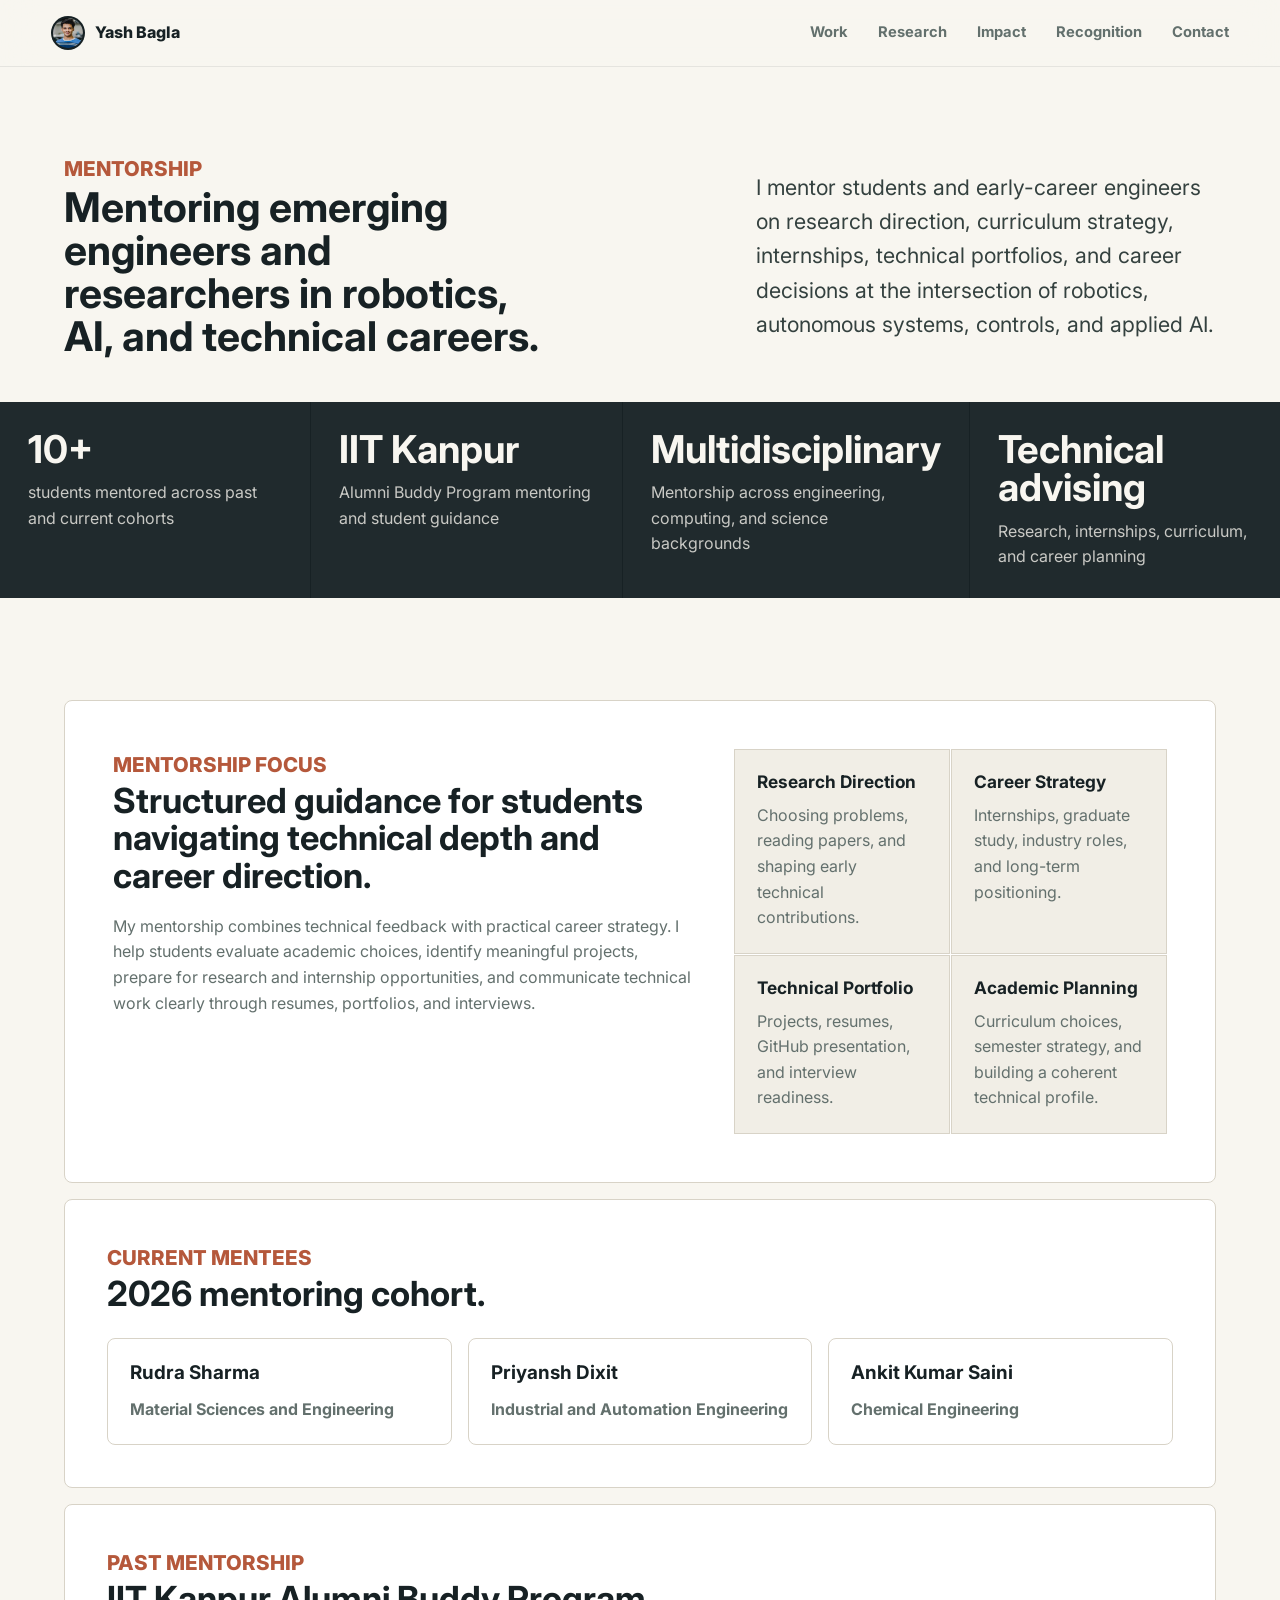
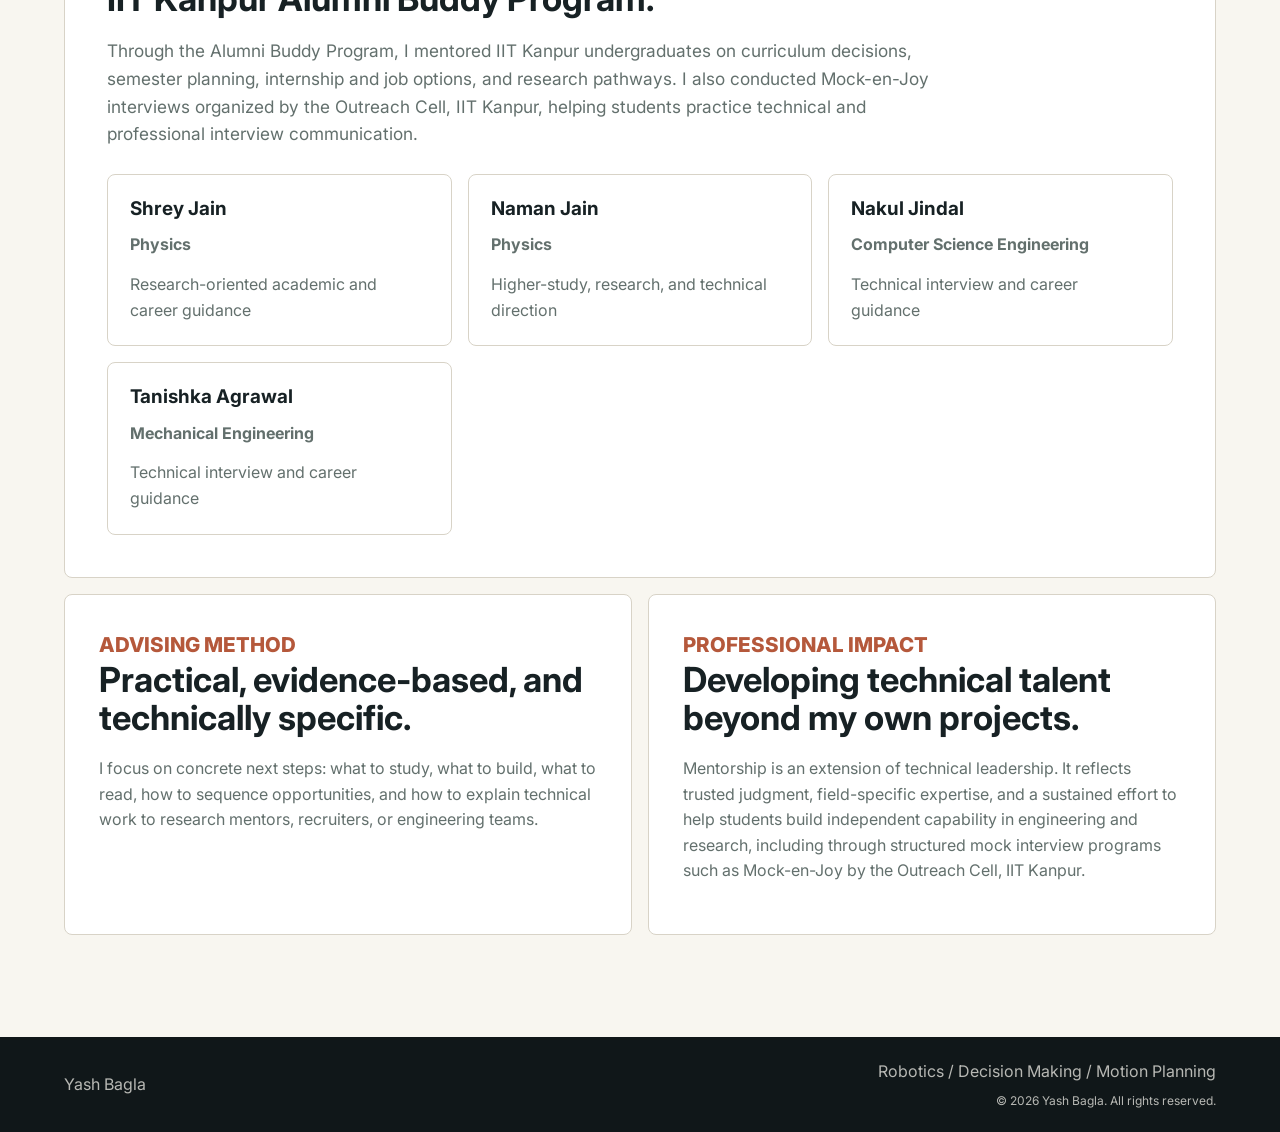
<file: impact/mentoring/index.html>
<!doctype html>
<html lang="en">
  <head>
    <meta charset="utf-8" />
    <meta name="viewport" content="width=device-width, initial-scale=1" />
    <title>Mentorship & Technical Advising | Yash Bagla</title>
    <meta
      name="description"
      content="Mentorship and technical advising by Yash Bagla for students and emerging engineers across robotics, AI, research, internships, and career direction."
    />
    <link rel="canonical" href="https://yashbagla321.github.io/impact/mentoring/" />
    <link rel="icon" href="../../favicon.ico" sizes="any" />
    <link rel="icon" type="image/png" href="../../images/favicon-32.png" />
    <link rel="apple-touch-icon" href="../../images/apple-touch-icon.png" />
    <link rel="preconnect" href="https://fonts.googleapis.com" />
    <link rel="preconnect" href="https://fonts.gstatic.com" crossorigin />
    <link
      href="https://fonts.googleapis.com/css2?family=Inter:wght@400;500;600;700;800&display=swap"
      rel="stylesheet"
    />
    <link rel="stylesheet" href="../../styles.css" />
  </head>
  <body>
    <header class="site-header">
      <a class="brand" href="../../" aria-label="Yash Bagla home">
        <span class="brand-photo headshot-photo" data-fallback="YB">
          <span class="headshot-flipper" aria-hidden="true">
            <img class="headshot-a" src="../../images/headshot.png" alt="" width="34" height="34" />
            <img class="headshot-b" src="../../images/headshot-robot.png" alt="" width="34" height="34" />
          </span>
        </span>
        <span>Yash Bagla</span>
      </a>
      <nav aria-label="Primary navigation">
        <a href="../../#work">Work</a>
        <a href="../../research/">Research</a>
        <details class="nav-menu">
          <summary>Impact</summary>
          <div class="nav-dropdown">
            <a href="./">Mentoring</a>
            <a href="../alumni-leadership/">Alumni Leadership</a>
          </div>
        </details>
        <a href="../../#recognition">Recognition</a>
        <a href="../../#contact">Contact</a>
      </nav>
    </header>

    <main>
      <section class="page-hero mentorship-hero">
        <div>
          <div class="section-kicker">Mentorship</div>
          <h1>Mentoring emerging engineers and researchers in robotics, AI, and technical careers.</h1>
        </div>
        <p class="lead">
          I mentor students and early-career engineers on research direction, curriculum strategy,
          internships, technical portfolios, and career decisions at the intersection of robotics,
          autonomous systems, controls, and applied AI.
        </p>
      </section>

      <section class="proof-band impact-proof-band" aria-label="Mentorship summary">
        <div>
          <strong>10+</strong>
          <span>students mentored across past and current cohorts</span>
        </div>
        <div>
          <strong>IIT Kanpur</strong>
          <span>Alumni Buddy Program mentoring and student guidance</span>
        </div>
        <div>
          <strong>Multidisciplinary</strong>
          <span>Mentorship across engineering, computing, and science backgrounds</span>
        </div>
        <div>
          <strong>Technical advising</strong>
          <span>Research, internships, curriculum, and career planning</span>
        </div>
      </section>

      <section class="research-overview mentorship-overview">
        <article class="research-feature">
          <div>
            <span class="tag">Mentorship Focus</span>
            <h2>Structured guidance for students navigating technical depth and career direction.</h2>
            <p>
              My mentorship combines technical feedback with practical career strategy. I help
              students evaluate academic choices, identify meaningful projects, prepare for research
              and internship opportunities, and communicate technical work clearly through resumes,
              portfolios, and interviews.
            </p>
          </div>
          <div class="research-highlight-grid" aria-label="Mentorship focus areas">
            <div>
              <strong>Research Direction</strong>
              <span>Choosing problems, reading papers, and shaping early technical contributions.</span>
            </div>
            <div>
              <strong>Career Strategy</strong>
              <span>Internships, graduate study, industry roles, and long-term positioning.</span>
            </div>
            <div>
              <strong>Technical Portfolio</strong>
              <span>Projects, resumes, GitHub presentation, and interview readiness.</span>
            </div>
            <div>
              <strong>Academic Planning</strong>
              <span>Curriculum choices, semester strategy, and building a coherent technical profile.</span>
            </div>
          </div>
        </article>

        <div class="mentee-section">
          <div>
            <div class="section-kicker">Current Mentees</div>
            <h2>2026 mentoring cohort.</h2>
          </div>
          <div class="mentee-grid">
            <article class="mentee-card">
              <h3>Rudra Sharma</h3>
              <p>Material Sciences and Engineering</p>
            </article>
            <article class="mentee-card">
              <h3>Priyansh Dixit</h3>
              <p>Industrial and Automation Engineering</p>
            </article>
            <article class="mentee-card">
              <h3>Ankit Kumar Saini</h3>
              <p>Chemical Engineering</p>
            </article>
          </div>
        </div>

        <div class="mentee-section">
          <div>
            <div class="section-kicker">Past Mentorship</div>
            <h2>IIT Kanpur Alumni Buddy Program.</h2>
            <p class="section-intro">
              Through the Alumni Buddy Program, I mentored IIT Kanpur undergraduates on curriculum
              decisions, semester planning, internship and job options, and research pathways. I also
              conducted Mock-en-Joy interviews organized by the Outreach Cell, IIT Kanpur, helping
              students practice technical and professional interview communication.
            </p>
          </div>
          <div class="mentee-grid">
            <article class="mentee-card">
              <h3>Shrey Jain</h3>
              <p>Physics</p>
              <span>Research-oriented academic and career guidance</span>
            </article>
            <article class="mentee-card">
              <h3>Naman Jain</h3>
              <p>Physics</p>
              <span>Higher-study, research, and technical direction</span>
            </article>
            <article class="mentee-card">
              <h3>Nakul Jindal</h3>
              <p>Computer Science Engineering</p>
              <span>Technical interview and career guidance</span>
            </article>
            <article class="mentee-card">
              <h3>Tanishka Agrawal</h3>
              <p>Mechanical Engineering</p>
              <span>Technical interview and career guidance</span>
            </article>
          </div>
        </div>

        <section class="research-detail-grid mentorship-principles">
          <article>
            <span class="tag">Advising Method</span>
            <h2>Practical, evidence-based, and technically specific.</h2>
            <p>
              I focus on concrete next steps: what to study, what to build, what to read, how to
              sequence opportunities, and how to explain technical work to research mentors,
              recruiters, or engineering teams.
            </p>
          </article>
          <article>
            <span class="tag">Professional Impact</span>
            <h2>Developing technical talent beyond my own projects.</h2>
            <p>
              Mentorship is an extension of technical leadership. It reflects trusted judgment,
              field-specific expertise, and a sustained effort to help students build independent
              capability in engineering and research, including through structured mock interview
              programs such as Mock-en-Joy by the Outreach Cell, IIT Kanpur.
            </p>
          </article>
        </section>
      </section>
    </main>

    <footer>
      <span>Yash Bagla</span>
      <div class="footer-meta">
        <span>Robotics / Decision Making / Motion Planning</span>
        <span class="footer-copy">© 2026 Yash Bagla. All rights reserved.</span>
      </div>
    </footer>

    <a href="#top" class="back-to-top" aria-label="Back to top">
      <svg viewBox="0 0 24 24" width="22" height="22" aria-hidden="true">
        <path d="M12 5.5 5.5 12l1.4 1.4L11 9.3V18h2V9.3l4.1 4.1 1.4-1.4L12 5.5Z" fill="currentColor" />
      </svg>
    </a>

    <script src="../../nav.js"></script>
  </body>
</html>
</file>
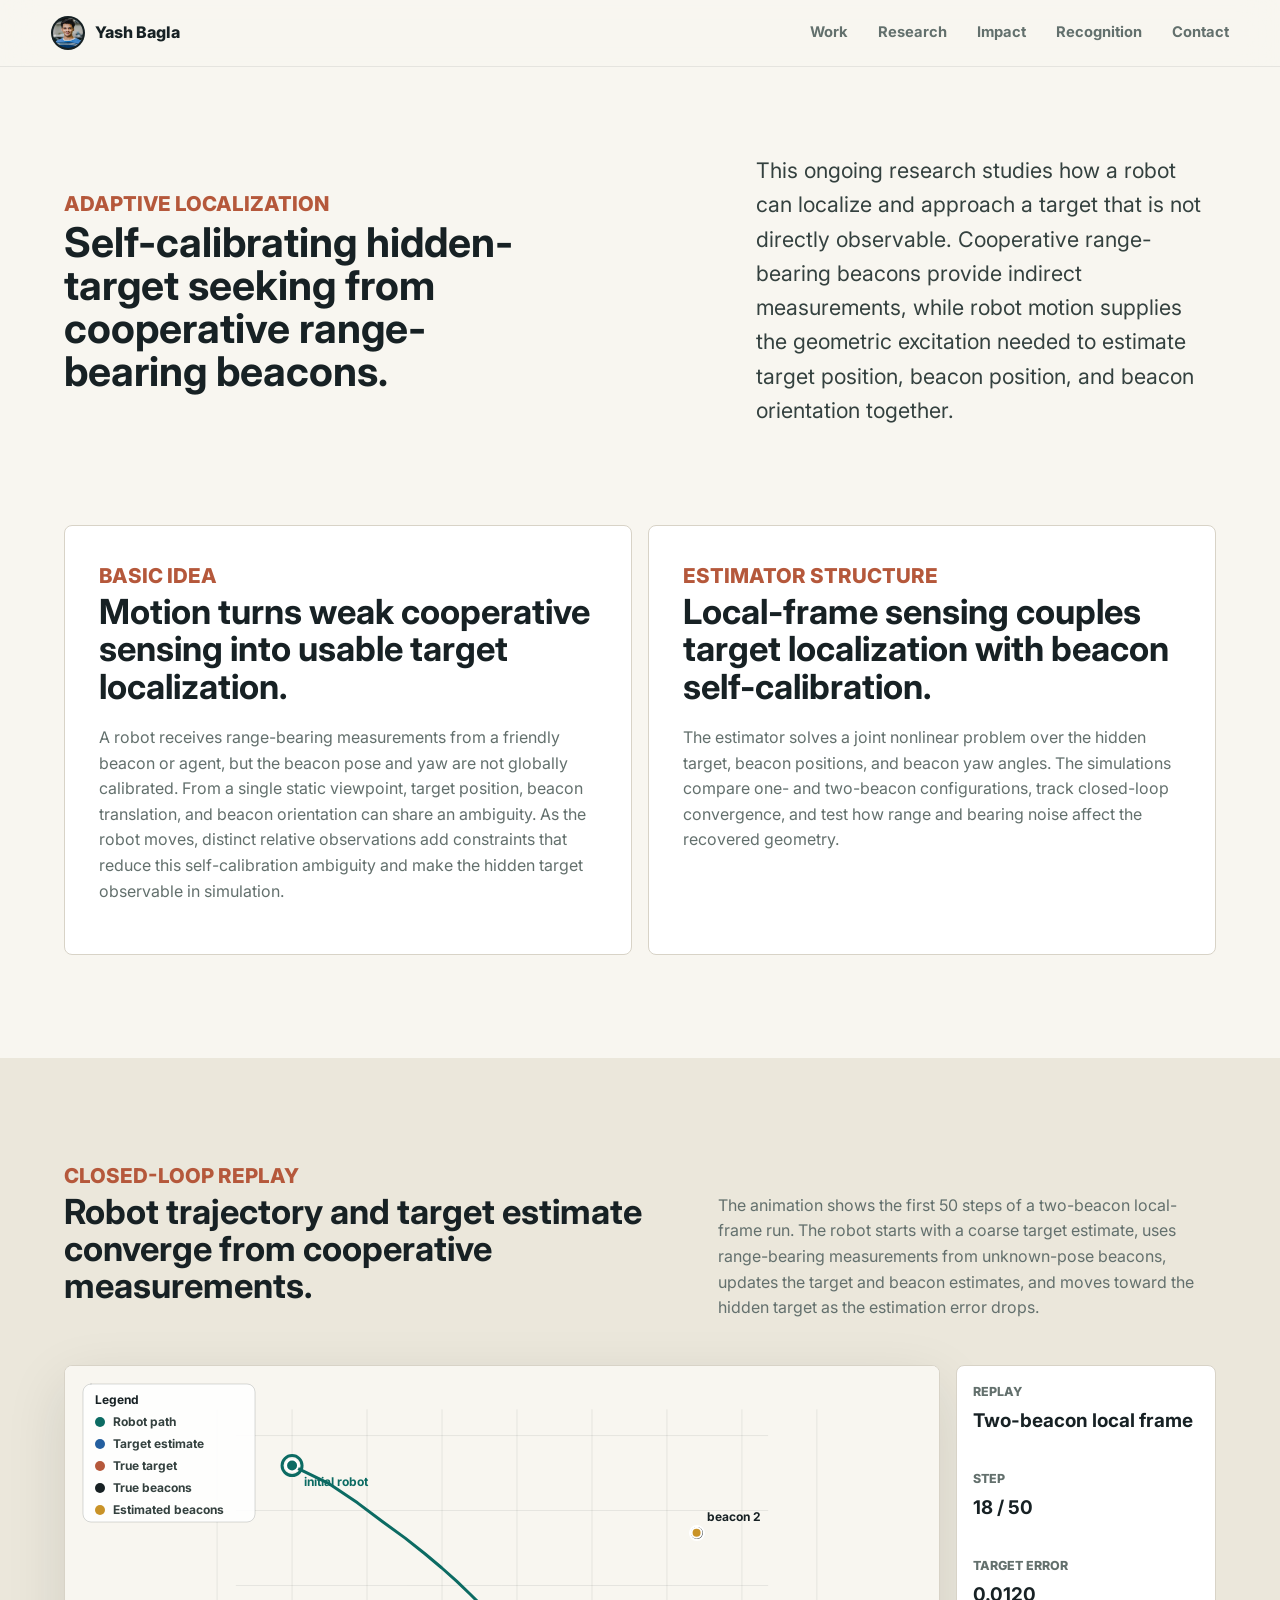
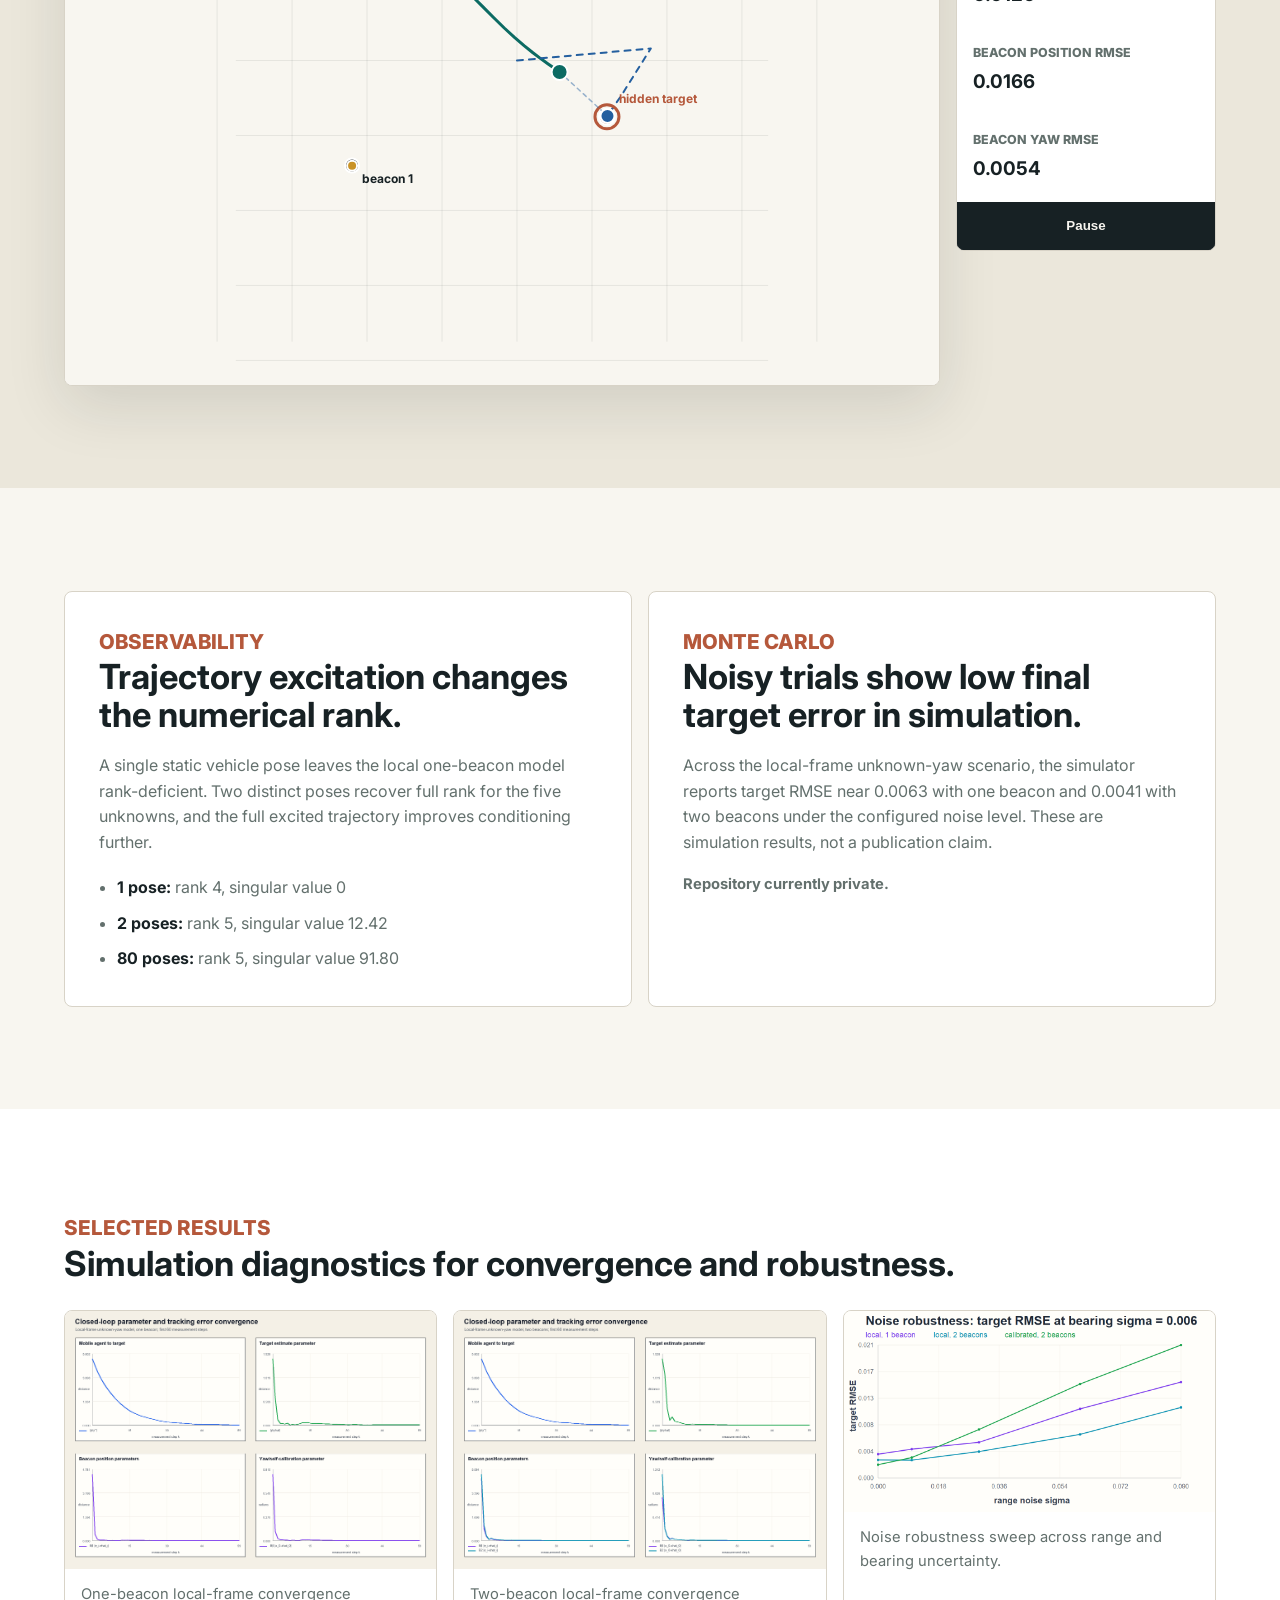
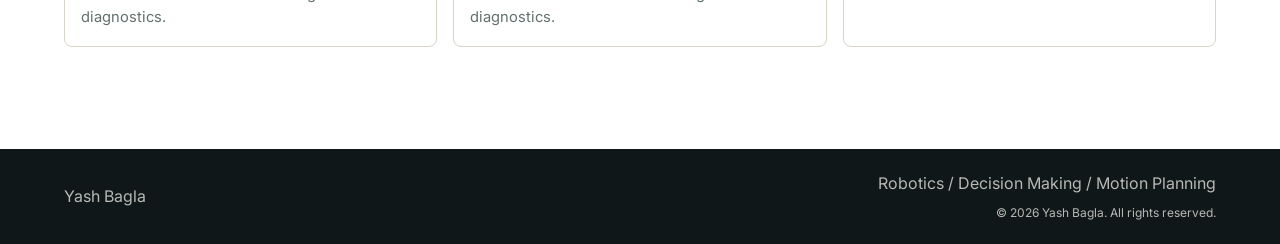
<file: research/adaptive-localization/index.html>
<!doctype html>
<html lang="en">
  <head>
    <meta charset="utf-8" />
    <meta name="viewport" content="width=device-width, initial-scale=1" />
    <title>Adaptive Localization Research | Yash Bagla</title>
    <meta
      name="description"
      content="Unpublished adaptive localization research by Yash Bagla on hidden-target seeking with unknown-pose cooperative range-bearing beacons."
    />
    <link rel="canonical" href="https://yashbagla321.github.io/research/adaptive-localization/" />
    <link rel="icon" href="../../favicon.ico" sizes="any" />
    <link rel="icon" type="image/png" href="../../images/favicon-32.png" />
    <link rel="apple-touch-icon" href="../../images/apple-touch-icon.png" />
    <link rel="preconnect" href="https://fonts.googleapis.com" />
    <link rel="preconnect" href="https://fonts.gstatic.com" crossorigin />
    <link
      href="https://fonts.googleapis.com/css2?family=Inter:wght@400;500;600;700;800&display=swap"
      rel="stylesheet"
    />
    <link rel="stylesheet" href="../../styles.css" />
  </head>
  <body>
    <header class="site-header">
      <a class="brand" href="../../" aria-label="Yash Bagla home">
        <span class="brand-photo headshot-photo" data-fallback="YB">
          <span class="headshot-flipper" aria-hidden="true">
            <img class="headshot-a" src="../../images/headshot.png" alt="" width="34" height="34" />
            <img class="headshot-b" src="../../images/headshot-robot.png" alt="" width="34" height="34" />
          </span>
        </span>
        <span>Yash Bagla</span>
      </a>
      <nav aria-label="Primary navigation">
        <a href="../../#work">Work</a>
        <details class="nav-menu">
          <summary>Research</summary>
          <div class="nav-dropdown">
            <a href="../../#research">Summary</a>
            <a href="../">Publications</a>
            <a href="../patents/">Patents</a>
          </div>
        </details>
        <details class="nav-menu">
          <summary>Impact</summary>
          <div class="nav-dropdown">
            <a href="../../impact/mentoring/">Mentoring</a>
            <a href="../../impact/alumni-leadership/">Alumni Leadership</a>
          </div>
        </details>
        <a href="../../#recognition">Recognition</a>
        <a href="../../#contact">Contact</a>
      </nav>
    </header>

    <main>
      <section class="page-hero adaptive-hero">
        <div>
          <div class="section-kicker">Adaptive Localization</div>
          <h1>Self-calibrating hidden-target seeking from cooperative range-bearing beacons.</h1>
        </div>
        <p class="lead">
          This ongoing research studies how a robot can localize and approach a target that is not
          directly observable. Cooperative range-bearing beacons provide indirect measurements, while
          robot motion supplies the geometric excitation needed to estimate target position, beacon
          position, and beacon orientation together.
        </p>
      </section>

      <section class="research-detail-grid">
        <article>
          <span class="tag">Basic Idea</span>
          <h2>Motion turns weak cooperative sensing into usable target localization.</h2>
          <p>
            A robot receives range-bearing measurements from a friendly beacon or agent, but the
            beacon pose and yaw are not globally calibrated. From a single static viewpoint, target
            position, beacon translation, and beacon orientation can share an ambiguity. As the robot
            moves, distinct relative observations add constraints that reduce this self-calibration
            ambiguity and make the hidden target observable in simulation.
          </p>
        </article>
        <article>
          <span class="tag">Estimator Structure</span>
          <h2>Local-frame sensing couples target localization with beacon self-calibration.</h2>
          <p>
            The estimator solves a joint nonlinear problem over the hidden target, beacon positions,
            and beacon yaw angles. The simulations compare one- and two-beacon configurations, track
            closed-loop convergence, and test how range and bearing noise affect the recovered
            geometry.
          </p>
        </article>
      </section>

      <section class="ccrrt-animation-section">
        <div class="section-kicker">Closed-loop Replay</div>
        <div class="animation-header">
          <h2>Robot trajectory and target estimate converge from cooperative measurements.</h2>
          <p>
            The animation shows the first 50 steps of a two-beacon local-frame run. The robot starts
            with a coarse target estimate, uses range-bearing measurements from unknown-pose beacons,
            updates the target and beacon estimates, and moves toward the hidden target as the
            estimation error drops.
          </p>
        </div>

        <div class="ccrrt-replay">
          <div class="ccrrt-canvas-wrap">
            <canvas
              id="adaptiveCanvas"
              width="960"
              height="680"
              aria-label="Animated adaptive localization closed-loop replay"
            ></canvas>
          </div>
          <aside class="ccrrt-panel" aria-live="polite">
            <div>
              <span>Replay</span>
              <strong>Two-beacon local frame</strong>
            </div>
            <div>
              <span>Step</span>
              <strong id="adaptiveStep">0 / 0</strong>
            </div>
            <div>
              <span>Target error</span>
              <strong id="adaptiveTargetError">-</strong>
            </div>
            <div>
              <span>Beacon position RMSE</span>
              <strong id="adaptiveBeaconError">-</strong>
            </div>
            <div>
              <span>Beacon yaw RMSE</span>
              <strong id="adaptiveYawError">-</strong>
            </div>
            <button class="button primary" id="adaptiveToggle" type="button">Pause</button>
          </aside>
        </div>
      </section>

      <section class="research-detail-grid">
        <article>
          <span class="tag">Observability</span>
          <h2>Trajectory excitation changes the numerical rank.</h2>
          <p>
            A single static vehicle pose leaves the local one-beacon model rank-deficient. Two
            distinct poses recover full rank for the five unknowns, and the full excited trajectory
            improves conditioning further.
          </p>
          <ul class="compact-result-list">
            <li><strong>1 pose:</strong> rank 4, singular value 0</li>
            <li><strong>2 poses:</strong> rank 5, singular value 12.42</li>
            <li><strong>80 poses:</strong> rank 5, singular value 91.80</li>
          </ul>
        </article>
        <article>
          <span class="tag">Monte Carlo</span>
          <h2>Noisy trials show low final target error in simulation.</h2>
          <p>
            Across the local-frame unknown-yaw scenario, the simulator reports target RMSE near
            0.0063 with one beacon and 0.0041 with two beacons under the configured noise level.
            These are simulation results, not a publication claim.
          </p>
          <p class="private-repo-note">Repository currently private.</p>
        </article>
      </section>

      <section class="result-gallery-section">
        <div class="section-kicker">Selected Results</div>
        <h2>Simulation diagnostics for convergence and robustness.</h2>
        <div class="result-gallery">
          <figure>
            <img src="assets/four-panel-errors-local-1beacon.png" alt="One-beacon adaptive localization error plots" />
            <figcaption>One-beacon local-frame convergence diagnostics.</figcaption>
          </figure>
          <figure>
            <img src="assets/four-panel-errors-local-2beacon.png" alt="Two-beacon adaptive localization error plots" />
            <figcaption>Two-beacon local-frame convergence diagnostics.</figcaption>
          </figure>
          <figure>
            <img src="assets/noise-robustness.png" alt="Adaptive localization noise robustness plot" />
            <figcaption>Noise robustness sweep across range and bearing uncertainty.</figcaption>
          </figure>
        </div>
      </section>
    </main>

    <footer>
      <span>Yash Bagla</span>
      <div class="footer-meta">
        <span>Robotics / Decision Making / Motion Planning</span>
        <span class="footer-copy">© 2026 Yash Bagla. All rights reserved.</span>
      </div>
    </footer>


    <a href="#top" class="back-to-top" aria-label="Back to top">
      <svg viewBox="0 0 24 24" width="22" height="22" aria-hidden="true">
        <path d="M12 5.5 5.5 12l1.4 1.4L11 9.3V18h2V9.3l4.1 4.1 1.4-1.4L12 5.5Z" fill="currentColor" />
      </svg>
    </a>

    <script src="../../nav.js"></script>
    <script src="adaptive-localization-data.js"></script>
    <script src="adaptive-localization.js"></script>
  </body>
</html>
</file>
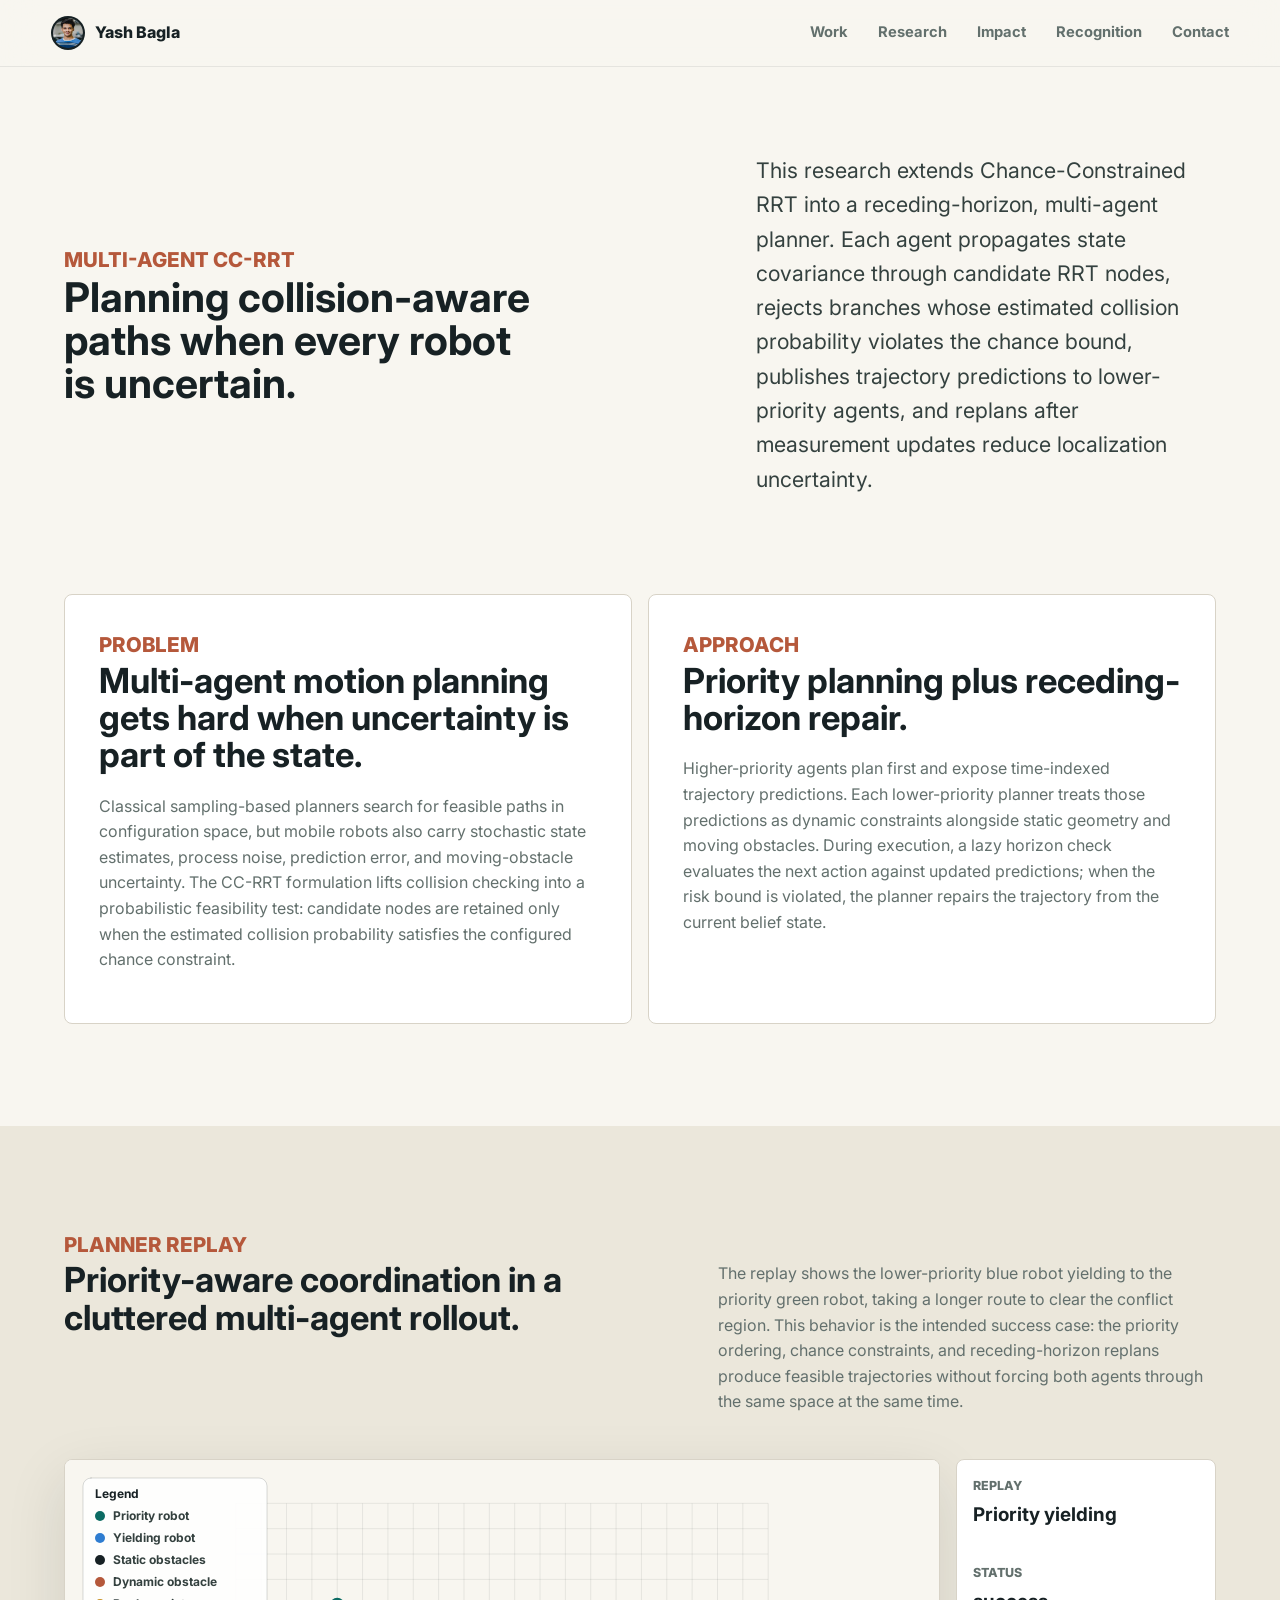
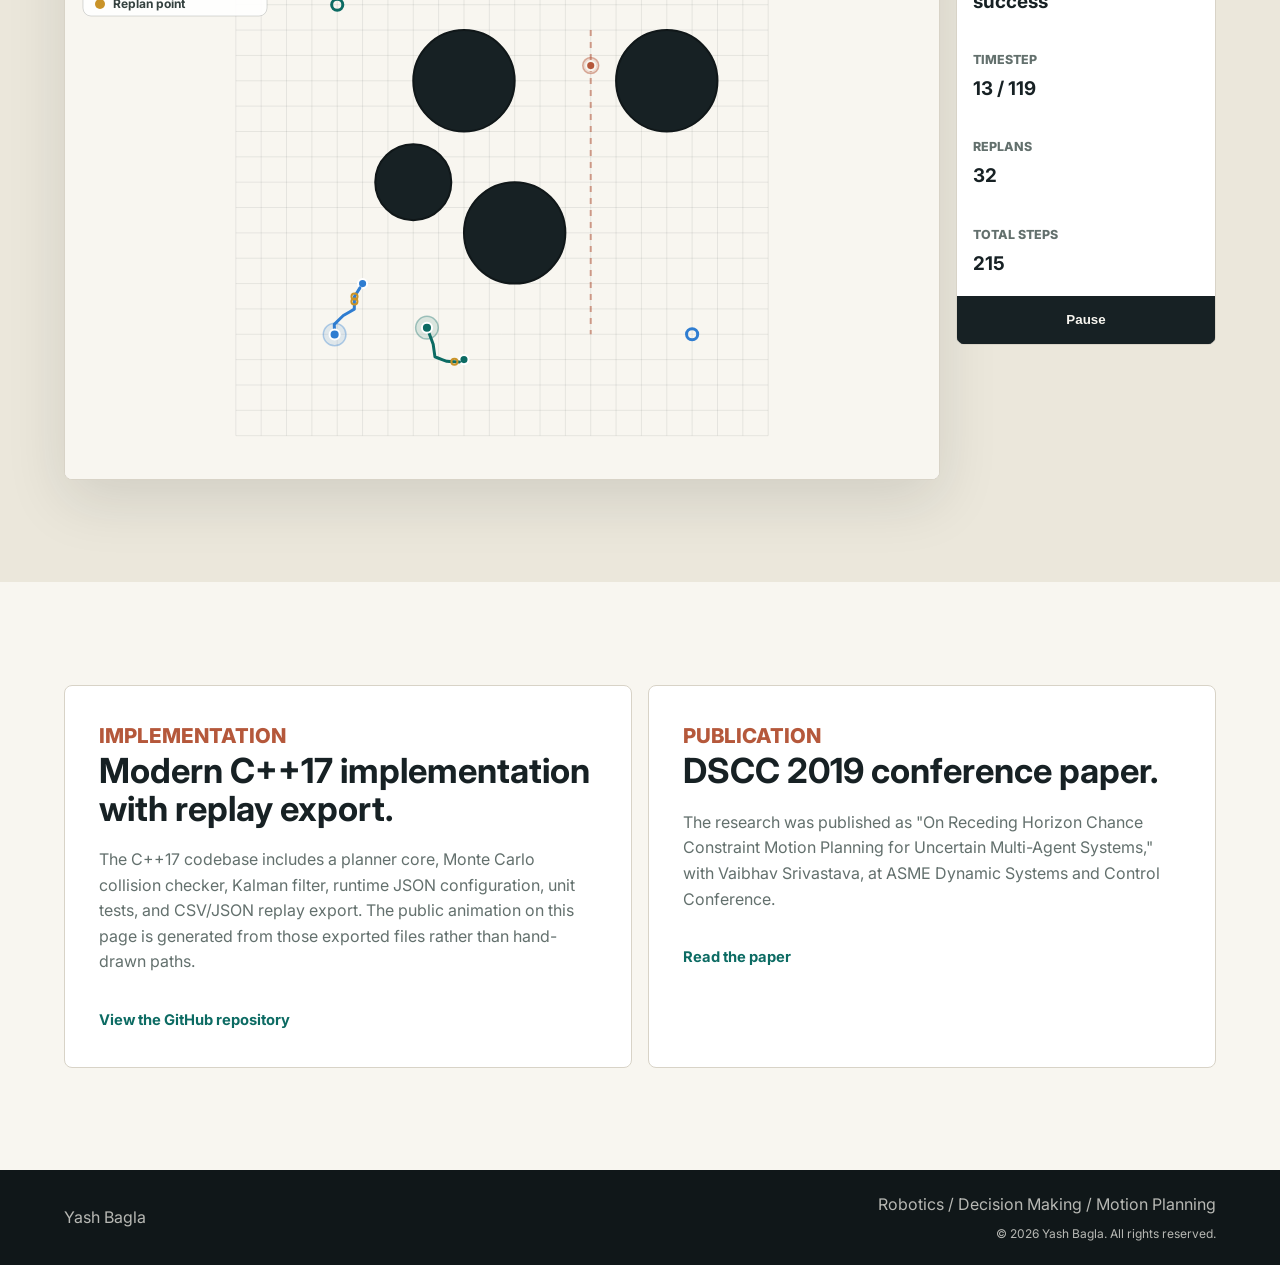
<file: research/multi-agent-ccrrt/index.html>
<!doctype html>
<html lang="en">
  <head>
    <meta charset="utf-8" />
    <meta name="viewport" content="width=device-width, initial-scale=1" />
    <title>Multi-agent CC-RRT Research | Yash Bagla</title>
    <meta
      name="description"
      content="A deeper look at Yash Bagla's Multi-agent Chance-Constrained RRT research, with an animated replay generated from exported planner data."
    />
    <link rel="canonical" href="https://yashbagla321.github.io/research/multi-agent-ccrrt/" />
    <link rel="icon" href="../../favicon.ico" sizes="any" />
    <link rel="icon" type="image/png" href="../../images/favicon-32.png" />
    <link rel="apple-touch-icon" href="../../images/apple-touch-icon.png" />
    <link rel="preconnect" href="https://fonts.googleapis.com" />
    <link rel="preconnect" href="https://fonts.gstatic.com" crossorigin />
    <link
      href="https://fonts.googleapis.com/css2?family=Inter:wght@400;500;600;700;800&display=swap"
      rel="stylesheet"
    />
    <link rel="stylesheet" href="../../styles.css" />
  </head>
  <body>
    <header class="site-header">
      <a class="brand" href="../../" aria-label="Yash Bagla home">
        <span class="brand-photo headshot-photo" data-fallback="YB">
          <span class="headshot-flipper" aria-hidden="true">
            <img class="headshot-a" src="../../images/headshot.png" alt="" width="34" height="34" />
            <img class="headshot-b" src="../../images/headshot-robot.png" alt="" width="34" height="34" />
          </span>
        </span>
        <span>Yash Bagla</span>
      </a>
      <nav aria-label="Primary navigation">
        <a href="../../#work">Work</a>
        <details class="nav-menu">
          <summary>Research</summary>
          <div class="nav-dropdown">
            <a href="../../#research">Summary</a>
            <a href="../">Publications</a>
            <a href="../patents/">Patents</a>
          </div>
        </details>
        <details class="nav-menu">
          <summary>Impact</summary>
          <div class="nav-dropdown">
            <a href="../../impact/mentoring/">Mentoring</a>
            <a href="../../impact/alumni-leadership/">Alumni Leadership</a>
          </div>
        </details>
        <a href="../../#recognition">Recognition</a>
        <a href="../../#contact">Contact</a>
      </nav>
    </header>

    <main>
      <section class="page-hero ccrrt-hero">
        <div>
          <div class="section-kicker">Multi-agent CC-RRT</div>
          <h1>Planning collision-aware paths when every robot is uncertain.</h1>
        </div>
        <p class="lead">
          This research extends Chance-Constrained RRT into a receding-horizon, multi-agent planner.
          Each agent propagates state covariance through candidate RRT nodes, rejects branches whose
          estimated collision probability violates the chance bound, publishes trajectory predictions
          to lower-priority agents, and replans after measurement updates reduce localization
          uncertainty.
        </p>
      </section>

      <section class="research-detail-grid">
        <article>
          <span class="tag">Problem</span>
          <h2>Multi-agent motion planning gets hard when uncertainty is part of the state.</h2>
          <p>
            Classical sampling-based planners search for feasible paths in configuration space, but
            mobile robots also carry stochastic state estimates, process noise, prediction error, and
            moving-obstacle uncertainty. The CC-RRT formulation lifts collision checking into a
            probabilistic feasibility test: candidate nodes are retained only when the estimated
            collision probability satisfies the configured chance constraint.
          </p>
        </article>
        <article>
          <span class="tag">Approach</span>
          <h2>Priority planning plus receding-horizon repair.</h2>
          <p>
            Higher-priority agents plan first and expose time-indexed trajectory predictions. Each
            lower-priority planner treats those predictions as dynamic constraints alongside static
            geometry and moving obstacles. During execution, a lazy horizon check evaluates the next
            action against updated predictions; when the risk bound is violated, the planner repairs
            the trajectory from the current belief state.
          </p>
        </article>
      </section>

      <section class="ccrrt-animation-section">
        <div class="section-kicker">Planner Replay</div>
        <div class="animation-header">
          <h2>Priority-aware coordination in a cluttered multi-agent rollout.</h2>
          <p>
            The replay shows the lower-priority blue robot yielding to the priority green robot,
            taking a longer route to clear the conflict region. This behavior is the intended success
            case: the priority ordering, chance constraints, and receding-horizon replans produce
            feasible trajectories without forcing both agents through the same space at the same time.
          </p>
        </div>

        <div class="ccrrt-replay">
          <div class="ccrrt-canvas-wrap">
            <canvas id="ccrrtCanvas" width="960" height="680" aria-label="Animated Multi-agent CC-RRT replay"></canvas>
          </div>
          <aside class="ccrrt-panel" aria-live="polite">
            <div>
              <span>Replay</span>
              <strong id="ccrrtScenario">Priority yielding</strong>
            </div>
            <div>
              <span>Status</span>
              <strong id="ccrrtStatus">loading</strong>
            </div>
            <div>
              <span>Timestep</span>
              <strong id="ccrrtTime">0 / 0</strong>
            </div>
            <div>
              <span>Replans</span>
              <strong id="ccrrtReplans">-</strong>
            </div>
            <div>
              <span>Total steps</span>
              <strong id="ccrrtSteps">-</strong>
            </div>
            <button class="button primary" id="ccrrtToggle" type="button">Pause</button>
          </aside>
        </div>
      </section>

      <section class="research-detail-grid">
        <article>
          <span class="tag">Implementation</span>
          <h2>Modern C++17 implementation with replay export.</h2>
          <p>
            The C++17 codebase includes a planner core, Monte Carlo collision checker, Kalman filter,
            runtime JSON configuration, unit tests, and CSV/JSON replay export. The public animation
            on this page is generated from those exported files rather than hand-drawn paths.
          </p>
          <a class="inline-link" href="https://github.com/yashbagla321/Multi-agent-CCRRT/tree/master">
            View the GitHub repository
          </a>
        </article>
        <article>
          <span class="tag">Publication</span>
          <h2>DSCC 2019 conference paper.</h2>
          <p>
            The research was published as "On Receding Horizon Chance Constraint Motion Planning for
            Uncertain Multi-Agent Systems," with Vaibhav Srivastava, at ASME Dynamic Systems and
            Control Conference.
          </p>
          <a class="inline-link" href="https://doi.org/10.1115/DSCC2019-9237">Read the paper</a>
        </article>
      </section>
    </main>

    <footer>
      <span>Yash Bagla</span>
      <div class="footer-meta">
        <span>Robotics / Decision Making / Motion Planning</span>
        <span class="footer-copy">© 2026 Yash Bagla. All rights reserved.</span>
      </div>
    </footer>


    <a href="#top" class="back-to-top" aria-label="Back to top">
      <svg viewBox="0 0 24 24" width="22" height="22" aria-hidden="true">
        <path d="M12 5.5 5.5 12l1.4 1.4L11 9.3V18h2V9.3l4.1 4.1 1.4-1.4L12 5.5Z" fill="currentColor" />
      </svg>
    </a>

    <script src="../../nav.js"></script>
    <script src="ccrrt-replay-data.js"></script>
    <script src="ccrrt-animation.js"></script>
  </body>
</html>
</file>
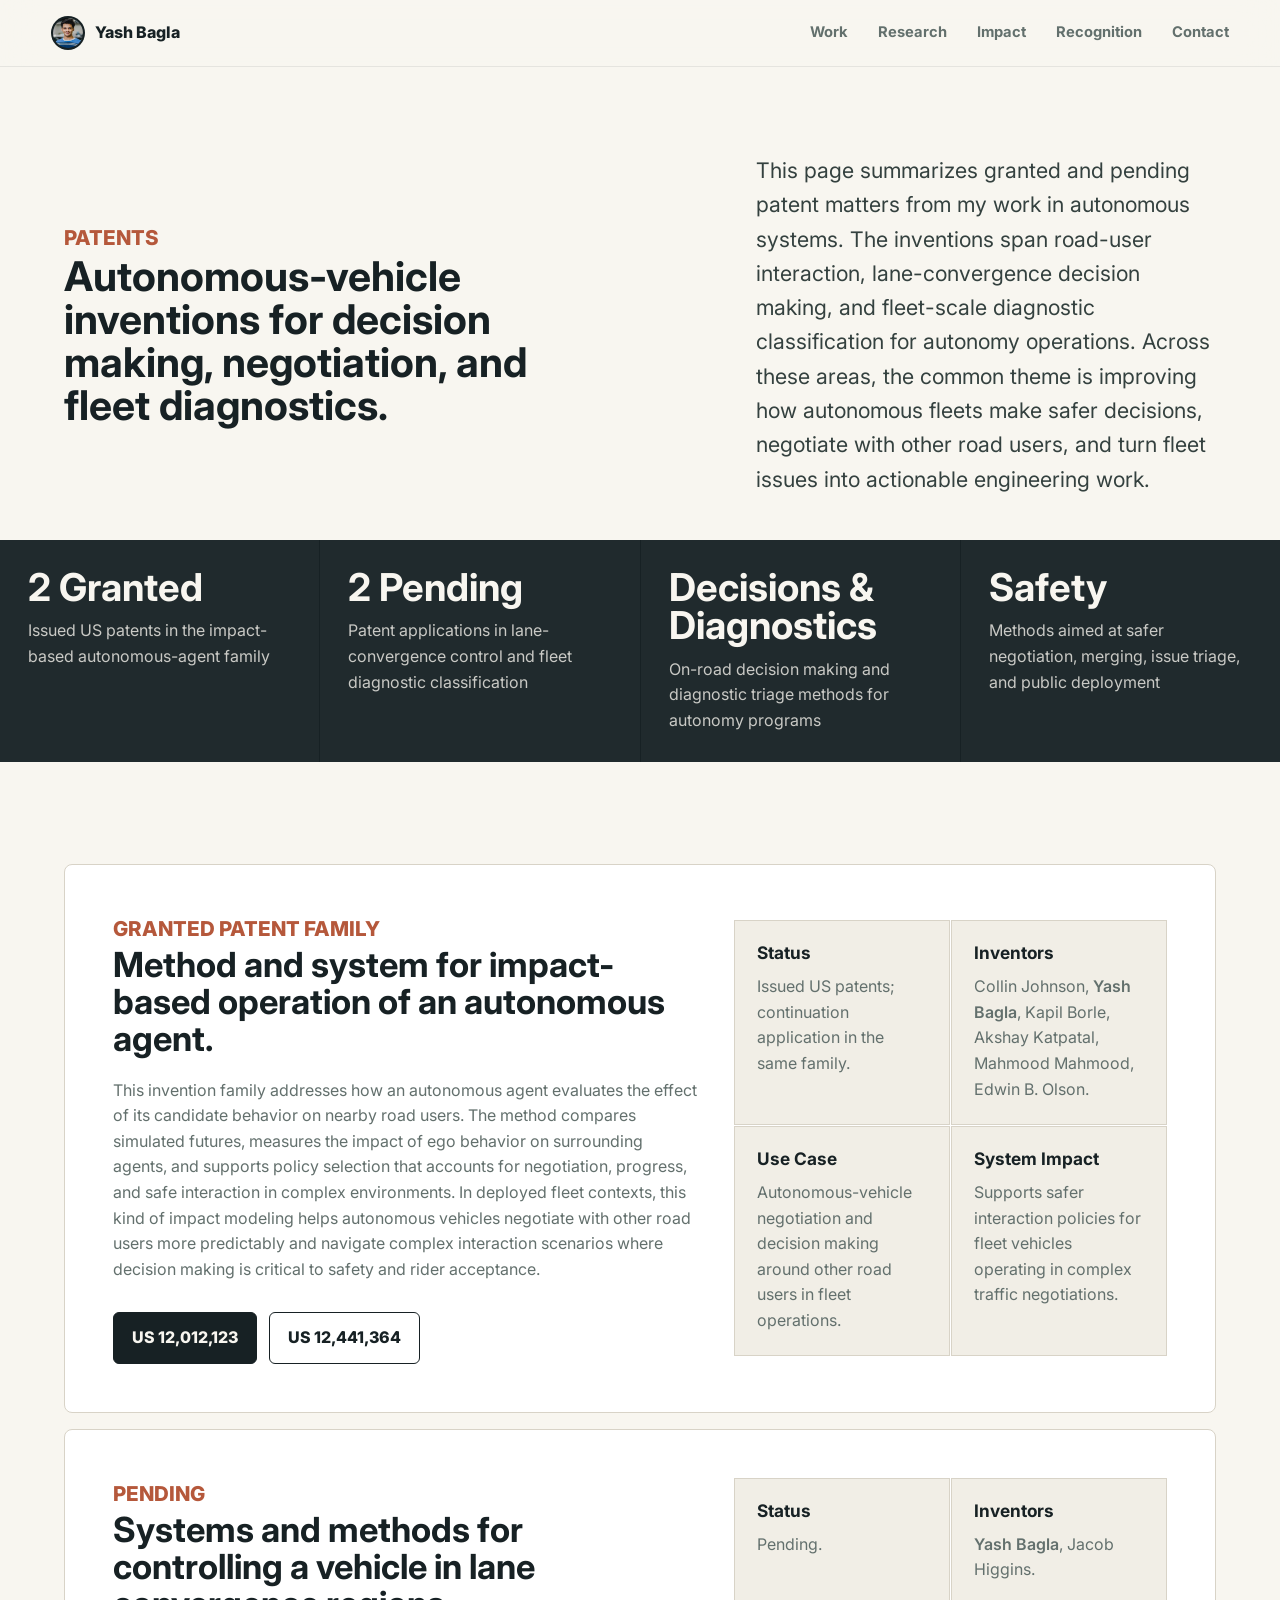
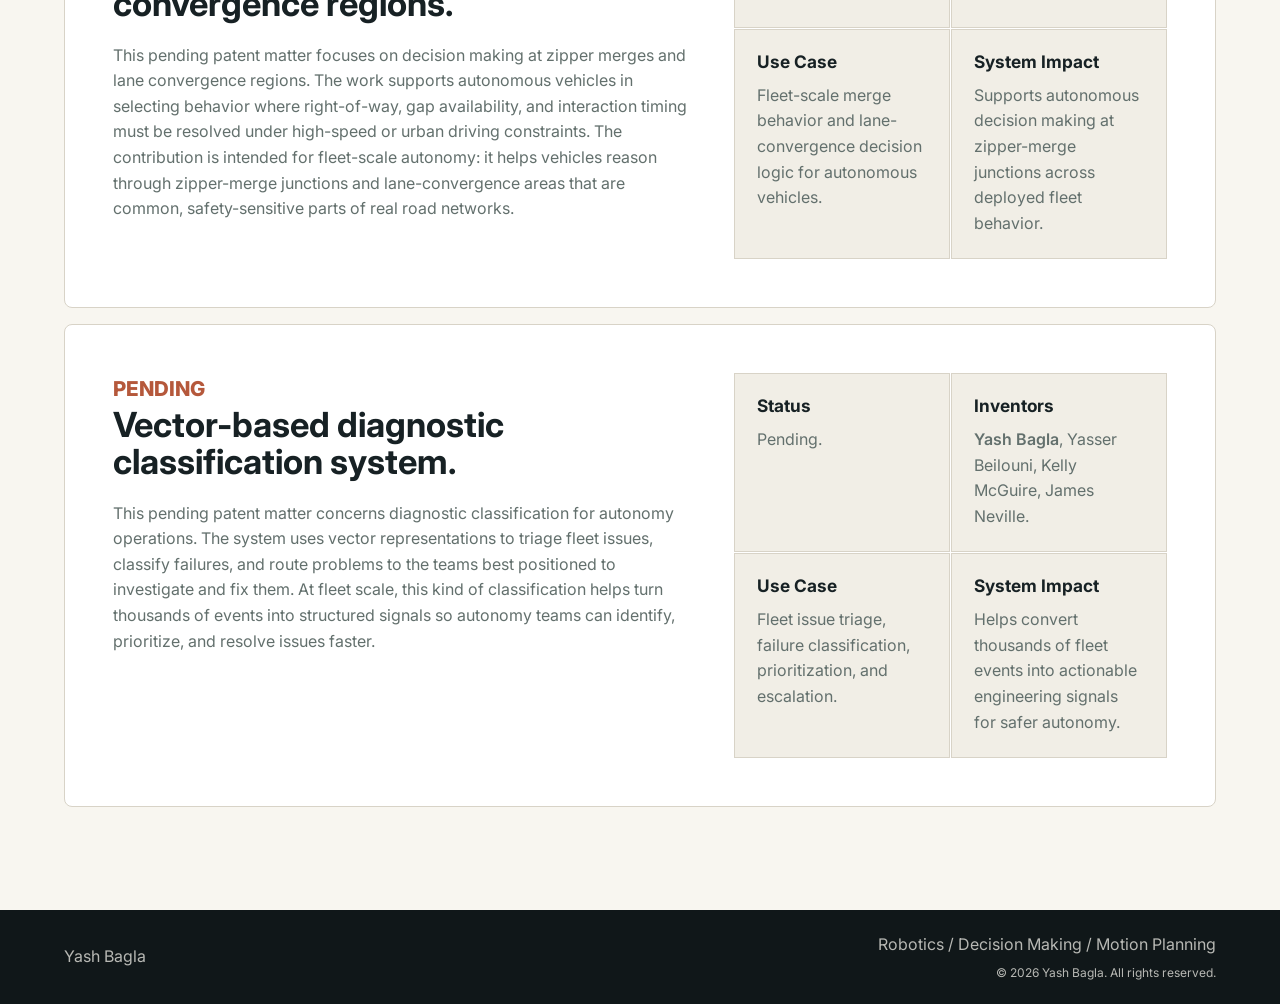
<file: research/patents/index.html>
<!doctype html>
<html lang="en">
  <head>
    <meta charset="utf-8" />
    <meta name="viewport" content="width=device-width, initial-scale=1" />
    <title>Patents | Yash Bagla</title>
    <meta
      name="description"
      content="Granted and pending patents by Yash Bagla in autonomous-vehicle decision making, fleet diagnostics, and autonomous-agent behavior."
    />
    <link rel="canonical" href="https://yashbagla321.github.io/research/patents/" />
    <link rel="icon" href="../../favicon.ico" sizes="any" />
    <link rel="icon" type="image/png" href="../../images/favicon-32.png" />
    <link rel="apple-touch-icon" href="../../images/apple-touch-icon.png" />
    <link rel="preconnect" href="https://fonts.googleapis.com" />
    <link rel="preconnect" href="https://fonts.gstatic.com" crossorigin />
    <link
      href="https://fonts.googleapis.com/css2?family=Inter:wght@400;500;600;700;800&display=swap"
      rel="stylesheet"
    />
    <link rel="stylesheet" href="../../styles.css" />
  </head>
  <body>
    <header class="site-header">
      <a class="brand" href="../../" aria-label="Yash Bagla home">
        <span class="brand-photo headshot-photo" data-fallback="YB">
          <span class="headshot-flipper" aria-hidden="true">
            <img class="headshot-a" src="../../images/headshot.png" alt="" width="34" height="34" />
            <img class="headshot-b" src="../../images/headshot-robot.png" alt="" width="34" height="34" />
          </span>
        </span>
        <span>Yash Bagla</span>
      </a>
      <nav aria-label="Primary navigation">
        <a href="../../#work">Work</a>
        <details class="nav-menu">
          <summary>Research</summary>
          <div class="nav-dropdown">
            <a href="../../#research">Summary</a>
            <a href="../">Publications</a>
            <a href="./">Patents</a>
          </div>
        </details>
        <details class="nav-menu">
          <summary>Impact</summary>
          <div class="nav-dropdown">
            <a href="../../impact/mentoring/">Mentoring</a>
            <a href="../../impact/alumni-leadership/">Alumni Leadership</a>
          </div>
        </details>
        <a href="../../#recognition">Recognition</a>
        <a href="../../#contact">Contact</a>
      </nav>
    </header>

    <main>
      <section class="page-hero patent-hero">
        <div>
          <div class="section-kicker">Patents</div>
          <h1>Autonomous-vehicle inventions for decision making, negotiation, and fleet diagnostics.</h1>
        </div>
        <p class="lead">
          This page summarizes granted and pending patent matters from my work in autonomous systems.
          The inventions span road-user interaction, lane-convergence decision making, and fleet-scale
          diagnostic classification for autonomy operations. Across these areas, the common theme is
          improving how autonomous fleets make safer decisions, negotiate with other road users, and
          turn fleet issues into actionable engineering work.
        </p>
      </section>

      <section class="proof-band impact-proof-band" aria-label="Patent portfolio summary">
        <div>
          <strong>2 Granted</strong>
          <span>Issued US patents in the impact-based autonomous-agent family</span>
        </div>
        <div>
          <strong>2 Pending</strong>
          <span>Patent applications in lane-convergence control and fleet diagnostic classification</span>
        </div>
        <div>
          <strong>Decisions & Diagnostics</strong>
          <span>On-road decision making and diagnostic triage methods for autonomy programs</span>
        </div>
        <div>
          <strong>Safety</strong>
          <span>Methods aimed at safer negotiation, merging, issue triage, and public deployment</span>
        </div>
      </section>

      <section class="research-overview">
        <article class="research-feature">
          <div>
            <span class="tag">Granted Patent Family</span>
            <h2>Method and system for impact-based operation of an autonomous agent.</h2>
            <p>
              This invention family addresses how an autonomous agent evaluates the effect of its
              candidate behavior on nearby road users. The method compares simulated futures, measures
              the impact of ego behavior on surrounding agents, and supports policy selection that
              accounts for negotiation, progress, and safe interaction in complex environments.
              In deployed fleet contexts, this kind of impact modeling helps autonomous vehicles
              negotiate with other road users more predictably and navigate complex interaction
              scenarios where decision making is critical to safety and rider acceptance.
            </p>
            <div class="hero-actions">
              <a class="button primary" href="https://patents.google.com/patent/US12012123B2/en">
                US 12,012,123
              </a>
              <a class="button secondary" href="https://patents.google.com/patent/US12441364B2/en">
                US 12,441,364
              </a>
            </div>
          </div>
          <div class="research-highlight-grid" aria-label="Impact-based patent details">
            <div>
              <strong>Status</strong>
              <span>Issued US patents; continuation application in the same family.</span>
            </div>
            <div>
              <strong>Inventors</strong>
              <span>Collin Johnson, <span class="inventor-name">Yash Bagla</span>, Kapil Borle, Akshay Katpatal, Mahmood Mahmood, Edwin B. Olson.</span>
            </div>
            <div>
              <strong>Use Case</strong>
              <span>Autonomous-vehicle negotiation and decision making around other road users in fleet operations.</span>
            </div>
            <div>
              <strong>System Impact</strong>
              <span>Supports safer interaction policies for fleet vehicles operating in complex traffic negotiations.</span>
            </div>
          </div>
        </article>

        <article class="research-feature">
          <div>
            <span class="tag">Pending</span>
            <h2>Systems and methods for controlling a vehicle in lane convergence regions.</h2>
            <p>
              This pending patent matter focuses on decision making at zipper merges and lane
              convergence regions. The work supports autonomous vehicles in selecting behavior where
              right-of-way, gap availability, and interaction timing must be resolved under high-speed
              or urban driving constraints. The contribution is intended for fleet-scale autonomy:
              it helps vehicles reason through zipper-merge junctions and lane-convergence areas that
              are common, safety-sensitive parts of real road networks.
            </p>
          </div>
          <div class="research-highlight-grid" aria-label="Lane convergence patent details">
            <div>
              <strong>Status</strong>
              <span>Pending.</span>
            </div>
            <div>
              <strong>Inventors</strong>
              <span><span class="inventor-name">Yash Bagla</span>, Jacob Higgins.</span>
            </div>
            <div>
              <strong>Use Case</strong>
              <span>Fleet-scale merge behavior and lane-convergence decision logic for autonomous vehicles.</span>
            </div>
            <div>
              <strong>System Impact</strong>
              <span>Supports autonomous decision making at zipper-merge junctions across deployed fleet behavior.</span>
            </div>
          </div>
        </article>

        <article class="research-feature">
          <div>
            <span class="tag">Pending</span>
            <h2>Vector-based diagnostic classification system.</h2>
            <p>
              This pending patent matter concerns diagnostic classification for autonomy operations.
              The system uses vector representations to triage fleet issues, classify failures, and
              route problems to the teams best positioned to investigate and fix them. At fleet scale,
              this kind of classification helps turn thousands of events into structured signals so
              autonomy teams can identify, prioritize, and resolve issues faster.
            </p>
          </div>
          <div class="research-highlight-grid" aria-label="Diagnostic classification patent details">
            <div>
              <strong>Status</strong>
              <span>Pending.</span>
            </div>
            <div>
              <strong>Inventors</strong>
              <span><span class="inventor-name">Yash Bagla</span>, Yasser Beilouni, Kelly McGuire, James Neville.</span>
            </div>
            <div>
              <strong>Use Case</strong>
              <span>Fleet issue triage, failure classification, prioritization, and escalation.</span>
            </div>
            <div>
              <strong>System Impact</strong>
              <span>Helps convert thousands of fleet events into actionable engineering signals for safer autonomy.</span>
            </div>
          </div>
        </article>
      </section>
    </main>

    <footer>
      <span>Yash Bagla</span>
      <div class="footer-meta">
        <span>Robotics / Decision Making / Motion Planning</span>
        <span class="footer-copy">© 2026 Yash Bagla. All rights reserved.</span>
      </div>
    </footer>

    <a href="#top" class="back-to-top" aria-label="Back to top">
      <svg viewBox="0 0 24 24" width="22" height="22" aria-hidden="true">
        <path d="M12 5.5 5.5 12l1.4 1.4L11 9.3V18h2V9.3l4.1 4.1 1.4-1.4L12 5.5Z" fill="currentColor" />
      </svg>
    </a>

    <script src="../../nav.js"></script>
  </body>
</html>
</file>
<file: styles.css>
:root {
  --ink: #172124;
  --muted: #63706d;
  --paper: #f8f6f0;
  --surface: #ffffff;
  --line: #d8d3c7;
  --teal: #0c6b63;
  --blue: #245f9f;
  --rust: #b5583b;
  --gold: #c99328;
  --shadow: 0 20px 60px rgba(22, 30, 33, 0.12);
}

* {
  box-sizing: border-box;
}

html {
  scroll-behavior: smooth;
}

body {
  margin: 0;
  background: var(--paper);
  color: var(--ink);
  font-family: Inter, system-ui, -apple-system, BlinkMacSystemFont, "Segoe UI", sans-serif;
  line-height: 1.6;
}

a {
  color: inherit;
  text-decoration: none;
}

.site-header {
  align-items: center;
  backdrop-filter: blur(18px);
  background: rgba(248, 246, 240, 0.88);
  border-bottom: 1px solid rgba(23, 33, 36, 0.08);
  display: flex;
  justify-content: space-between;
  left: 0;
  padding: 16px clamp(20px, 4vw, 58px);
  position: sticky;
  right: 0;
  top: 0;
  z-index: 10;
}

.brand {
  align-items: center;
  display: inline-flex;
  font-weight: 800;
  gap: 10px;
}

.brand-photo,
.hero-photo {
  align-items: center;
  background: var(--ink);
  border-radius: 50%;
  color: var(--paper);
  display: inline-flex;
  flex-shrink: 0;
  justify-content: center;
  overflow: hidden;
  position: relative;
}

.headshot-photo {
  perspective: 1000px;
}

.headshot-flipper {
  display: block;
  height: 100%;
  position: relative;
  transform-style: preserve-3d;
  width: 100%;
  animation: headshot-coin-flip 9s ease-in-out infinite;
}

.brand-photo {
  border: 2px solid rgba(23, 33, 36, 0.08);
  font-size: 0.72rem;
  font-weight: 800;
  height: 34px;
  width: 34px;
}

.brand-photo::before,
.hero-photo::before {
  content: attr(data-fallback);
  font-weight: 800;
  position: absolute;
}

.headshot-photo img {
  backface-visibility: hidden;
  display: block;
  height: 100%;
  inset: 0;
  object-fit: cover;
  position: absolute;
  width: 100%;
  z-index: 1;
}

.headshot-photo .headshot-a {
  object-position: center 18%;
}

.headshot-photo .headshot-b {
  object-position: center 22%;
  transform: rotateY(180deg);
}

@keyframes headshot-coin-flip {
  0%,
  38% {
    transform: rotateY(0deg);
  }

  50%,
  88% {
    transform: rotateY(180deg);
  }

  100% {
    transform: rotateY(360deg);
  }
}

.brand-photo.is-fallback .headshot-flipper,
.hero-photo.is-fallback .headshot-flipper {
  display: none;
}

@media (prefers-reduced-motion: reduce) {
  .headshot-flipper {
    animation: none;
    transform: none;
  }

  .headshot-photo .headshot-b {
    display: none;
  }
}

.hero-photo {
  border: 3px solid var(--line);
  box-shadow: var(--shadow);
  font-size: 5.46rem;
  height: clamp(273px, 39vw, 351px);
  width: clamp(273px, 39vw, 351px);
}

nav {
  align-items: center;
  display: flex;
  gap: clamp(14px, 2.5vw, 30px);
}

nav a,
.nav-menu summary {
  color: var(--muted);
  cursor: pointer;
  font-size: 0.92rem;
  font-weight: 700;
  list-style: none;
}

nav a:hover,
.nav-menu summary:hover,
.nav-menu[open] summary {
  color: var(--teal);
}

.nav-menu {
  position: relative;
}

.nav-menu summary::-webkit-details-marker {
  display: none;
}

.nav-dropdown {
  background: var(--surface);
  border: 1px solid var(--line);
  border-radius: 8px;
  box-shadow: var(--shadow);
  display: grid;
  gap: 2px;
  min-width: 150px;
  padding: 8px;
  position: absolute;
  right: 0;
  top: calc(100% + 12px);
  z-index: 30;
}

.nav-dropdown a {
  border-radius: 6px;
  padding: 8px 10px;
}

.nav-dropdown a:hover {
  background: #f1eee6;
}

.hero {
  display: grid;
  gap: clamp(28px, 5vw, 48px);
  grid-template-columns: minmax(0, 1fr) minmax(340px, 0.92fr);
  grid-template-areas:
    "intro intro"
    "copy visual";
  min-height: calc(100vh - 68px);
  padding: clamp(42px, 7vw, 92px) clamp(20px, 5vw, 76px) 42px;
}

.hero-intro {
  align-items: center;
  display: flex;
  gap: clamp(18px, 3vw, 28px);
  grid-area: intro;
}

.hero-identity {
  min-width: 0;
}

.hero-identity .eyebrow {
  font-size: clamp(1.2rem, 2.2vw, 1.5rem);
  margin: 0;
}

.hero-intro-actions {
  display: flex;
  flex-wrap: wrap;
  gap: 12px;
  margin-top: 20px;
}

.hero-greeting {
  font-size: clamp(1.8rem, 4.5vw, 3.4rem);
  font-weight: 500;
  line-height: 1.05;
  margin: 0 0 10px;
}

.hero-name {
  color: var(--ink);
  display: inline-block;
  font-weight: 800;
}

.hero-copy {
  align-self: center;
  grid-area: copy;
  max-width: 780px;
}

.eyebrow,
.section-kicker,
.tag {
  color: var(--rust);
  font-size: clamp(1.15rem, 1.6vw, 1.4rem);
  font-weight: 800;
  letter-spacing: 0;
  text-transform: uppercase;
}

h1,
h2,
h3,
p {
  margin-top: 0;
}

h1 {
  font-size: clamp(2.5rem, 5.5vw, 4.8rem);
  letter-spacing: 0;
  line-height: 0.98;
  margin-bottom: 28px;
  max-width: 14ch;
}

h2 {
  font-size: clamp(2rem, 4vw, 4.35rem);
  letter-spacing: 0;
  line-height: 1;
  margin-bottom: 20px;
}

h3 {
  font-size: 1.18rem;
  line-height: 1.25;
  margin-bottom: 12px;
}

.lead {
  color: #34413f;
  font-size: clamp(1.05rem, 1.7vw, 1.34rem);
  max-width: 720px;
}

.hero-actions {
  display: flex;
  flex-wrap: wrap;
  gap: 12px;
  margin-top: 30px;
}

.button {
  align-items: center;
  border: 1px solid var(--ink);
  border-radius: 6px;
  display: inline-flex;
  font-weight: 800;
  min-height: 48px;
  padding: 12px 18px;
}

.button.primary {
  background: var(--ink);
  color: var(--paper);
}

.button.secondary {
  background: transparent;
}

.hero-visual {
  align-self: stretch;
  background: #e9e4d7;
  grid-area: visual;
  border: 1px solid var(--line);
  border-radius: 8px;
  box-shadow: var(--shadow);
  min-height: 520px;
  overflow: hidden;
  position: relative;
}

canvas {
  display: block;
  height: 100%;
  width: 100%;
}

.visual-caption {
  bottom: 18px;
  color: rgba(255, 255, 255, 0.92);
  display: flex;
  font-size: 0.78rem;
  font-weight: 800;
  gap: 8px;
  left: 18px;
  position: absolute;
  text-transform: uppercase;
}

.visual-caption span {
  background: rgba(23, 33, 36, 0.7);
  border-radius: 6px;
  padding: 7px 9px;
}

.proof-band {
  background: var(--ink);
  color: var(--paper);
  display: grid;
  gap: 1px;
  grid-template-columns: repeat(4, 1fr);
}

.proof-band div {
  background: rgba(255, 255, 255, 0.04);
  min-height: 150px;
  padding: 28px;
}

.proof-band strong {
  display: block;
  font-size: clamp(1.7rem, 3vw, 3rem);
  line-height: 1;
  margin-bottom: 12px;
}

.proof-band span {
  color: rgba(248, 246, 240, 0.78);
  display: block;
  max-width: 270px;
}

.section {
  padding: clamp(64px, 10vw, 126px) clamp(20px, 5vw, 76px);
}

.two-column {
  display: grid;
  gap: 28px;
  grid-template-columns: 0.3fr 1fr;
}

.two-column p,
.section-intro,
.contact-section p {
  color: var(--muted);
  font-size: 1.08rem;
  max-width: 850px;
}

.case-grid {
  display: grid;
  gap: 1px;
  grid-template-columns: repeat(3, 1fr);
  padding: 0 clamp(20px, 5vw, 76px) clamp(64px, 9vw, 110px);
}

.case-card {
  background: var(--surface);
  border: 1px solid var(--line);
  border-radius: 8px;
  min-height: 420px;
  padding: clamp(24px, 3.4vw, 42px);
}

.case-card p,
.case-card li,
.research-list p,
.recognition-grid p,
.timeline p {
  color: var(--muted);
}

.case-card ul {
  display: grid;
  gap: 10px;
  margin: 26px 0 0;
  padding-left: 18px;
}

.split-band {
  background: #ebe7db;
  display: grid;
  gap: 36px;
  grid-template-columns: 0.88fr 1.12fr;
}

.research-list {
  display: grid;
  gap: 18px;
}

.research-list article {
  border-top: 1px solid var(--line);
  padding-top: 20px;
}

.recognition-section {
  background: var(--surface);
}

.recognition-grid {
  display: grid;
  gap: 16px;
  grid-template-columns: repeat(4, 1fr);
  margin-top: 38px;
}

.recognition-grid article {
  border: 1px solid var(--line);
  border-radius: 8px;
  padding: 24px;
}

.recognition-grid span {
  color: var(--gold);
  display: block;
  font-size: clamp(1.15rem, 1.6vw, 1.4rem);
  font-weight: 800;
  margin-bottom: 28px;
  text-transform: uppercase;
}

.credential-list {
  color: var(--muted);
  display: grid;
  gap: 14px;
  list-style: none;
  margin: 0;
  padding: 0;
}

.credential-list li {
  border-top: 1px solid var(--line);
  font-size: 0.95rem;
  line-height: 1.5;
  padding-top: 14px;
}

.credential-list strong {
  color: var(--ink);
  display: block;
  font-size: 0.78rem;
  font-weight: 800;
  letter-spacing: 0.02em;
  margin-bottom: 4px;
}

.credential-list a {
  color: var(--teal);
  font-weight: 600;
}

.credential-list a:hover {
  color: var(--blue);
}

.inline-link {
  color: var(--teal);
  display: inline-block;
  font-size: 0.92rem;
  font-weight: 700;
  margin-top: 18px;
}

.inline-link:hover {
  color: var(--blue);
}

.page-hero {
  align-items: center;
  display: grid;
  gap: clamp(20px, 4vw, 36px);
  grid-template-columns: minmax(0, 1fr) minmax(320px, 0.7fr);
  padding: clamp(48px, 7vw, 86px) clamp(20px, 5vw, 76px) clamp(28px, 4vw, 44px);
}

.page-hero h1 {
  font-size: clamp(1.9rem, 3.2vw, 3.25rem);
  line-height: 1.05;
  margin-bottom: 0;
  max-width: 18ch;
}

.page-hero .lead {
  align-self: center;
  margin-bottom: 0;
}

.research-page-hero,
.ccrrt-hero {
  background: var(--paper);
}

.research-overview,
.ccrrt-animation-section,
.research-detail-grid {
  padding: clamp(56px, 8vw, 104px) clamp(20px, 5vw, 76px);
}

.page-hero + .research-overview,
.page-hero + .research-detail-grid {
  padding-top: clamp(28px, 5vw, 54px);
}

.research-feature {
  background: var(--surface);
  border: 1px solid var(--line);
  border-radius: 8px;
  display: grid;
  gap: 36px;
  grid-template-columns: minmax(0, 1.15fr) minmax(280px, 0.85fr);
  padding: clamp(28px, 4vw, 48px);
}

.research-feature[id] {
  scroll-margin-top: 96px;
}

.research-feature p,
.research-card p,
.research-detail-grid p,
.animation-header p {
  color: var(--muted);
}

.research-feature h2,
.research-detail-grid h2,
.animation-header h2,
.result-gallery-section h2,
.mentee-section h2 {
  font-size: clamp(1.55rem, 2.7vw, 2.75rem);
  line-height: 1.08;
}

.research-highlight-grid {
  align-self: center;
  display: grid;
  gap: 1px;
  grid-template-columns: repeat(2, 1fr);
}

.research-highlight-grid div,
.research-highlight-grid a {
  background: #f1eee6;
  border: 1px solid var(--line);
  color: inherit;
  min-height: 150px;
  padding: 22px;
  text-decoration: none;
}

.research-highlight-grid strong {
  display: block;
  font-size: 1.08rem;
  line-height: 1.2;
  margin-bottom: 10px;
}

.research-highlight-grid a:hover,
.research-highlight-grid a:focus-visible {
  background: #e8e2d4;
  outline: 2px solid var(--text);
  outline-offset: -2px;
}

.publication-nav-section .tag {
  display: block;
  margin-bottom: 14px;
}

.publication-nav-grid a {
  background: rgba(255, 255, 255, 0.04);
  color: var(--paper);
  cursor: pointer;
  display: flex;
  flex-direction: column;
  min-height: 150px;
  padding: 28px;
  text-decoration: none;
}

.publication-nav-grid a:hover,
.publication-nav-grid a:focus-visible {
  background: rgba(255, 255, 255, 0.1);
  outline: 2px solid var(--paper);
  outline-offset: -2px;
}

.publication-nav-grid strong {
  color: var(--paper);
  font-size: clamp(1.55rem, 2.6vw, 2.55rem);
  line-height: 1;
  margin-bottom: 12px;
}

.publication-nav-grid span {
  color: rgba(248, 246, 240, 0.78);
  max-width: 270px;
}

.publication-nav-grid em {
  color: var(--paper);
  font-size: 0.76rem;
  font-style: normal;
  font-weight: 800;
  margin-top: auto;
  padding-top: 18px;
  text-transform: uppercase;
}

.publication-nav-grid em::after {
  content: " ->";
}

.research-highlight-grid span {
  color: var(--muted);
}

.research-highlight-grid .inventor-name {
  color: var(--text);
  font-weight: 600;
}

.research-card-grid,
.research-detail-grid {
  display: grid;
  gap: 16px;
  grid-template-columns: repeat(3, 1fr);
}

.research-card-grid {
  margin-top: 16px;
}

.research-feature + .research-feature,
.research-feature + .research-card-grid {
  margin-top: 16px;
}

.research-card,
.research-detail-grid article {
  background: var(--surface);
  border: 1px solid var(--line);
  border-radius: 8px;
  padding: clamp(24px, 3vw, 34px);
}

.research-detail-grid {
  grid-template-columns: repeat(2, 1fr);
}

.animation-header {
  display: grid;
  gap: 24px;
  grid-template-columns: minmax(0, 0.95fr) minmax(300px, 0.75fr);
  margin-bottom: 28px;
}

.ccrrt-animation-section {
  background: #ebe7db;
}

.ccrrt-replay {
  display: grid;
  gap: 16px;
  grid-template-columns: minmax(0, 1fr) 260px;
}

.ccrrt-canvas-wrap {
  background: var(--surface);
  border: 1px solid var(--line);
  border-radius: 8px;
  box-shadow: var(--shadow);
  min-height: 540px;
  overflow: hidden;
}

#ccrrtCanvas,
#adaptiveCanvas {
  display: block;
  height: 100%;
  min-height: 540px;
  width: 100%;
}

.ccrrt-panel {
  align-self: start;
  background: var(--surface);
  border: 1px solid var(--line);
  border-radius: 8px;
  display: grid;
  gap: 1px;
  overflow: hidden;
}

.ccrrt-panel div {
  display: grid;
  gap: 4px;
  padding: 16px;
}

.ccrrt-panel span {
  color: var(--muted);
  font-size: 0.78rem;
  font-weight: 800;
  text-transform: uppercase;
}

.ccrrt-panel strong {
  font-size: 1.18rem;
}

.ccrrt-panel .button {
  border-radius: 0;
  justify-content: center;
  width: 100%;
}

.private-repo-note {
  color: var(--muted);
  font-size: 0.92rem;
  font-weight: 700;
  margin: 18px 0 0;
}

.compact-result-list {
  color: var(--muted);
  display: grid;
  gap: 10px;
  margin: 20px 0 0;
  padding-left: 18px;
}

.compact-result-list strong {
  color: var(--ink);
}

.result-gallery-section {
  background: var(--surface);
  padding: clamp(56px, 8vw, 104px) clamp(20px, 5vw, 76px);
}

.result-gallery {
  display: grid;
  gap: 16px;
  grid-template-columns: repeat(3, 1fr);
  margin-top: 28px;
}

.result-gallery figure {
  border: 1px solid var(--line);
  border-radius: 8px;
  margin: 0;
  overflow: hidden;
}

.result-gallery img {
  background: #fff;
  display: block;
  width: 100%;
}

.result-gallery figcaption {
  color: var(--muted);
  font-size: 0.92rem;
  padding: 14px 16px 16px;
}

.impact-proof-band {
  grid-template-columns: repeat(4, 1fr);
}

.mentorship-overview {
  display: grid;
  gap: 16px;
}

.mentee-section {
  background: var(--surface);
  border: 1px solid var(--line);
  border-radius: 8px;
  padding: clamp(24px, 3.6vw, 42px);
}

.mentee-grid {
  display: grid;
  gap: 16px;
  grid-template-columns: repeat(3, 1fr);
  margin-top: 26px;
}

.mentee-grid.two-up {
  grid-template-columns: repeat(2, 1fr);
}

.mentee-card {
  border: 1px solid var(--line);
  border-radius: 8px;
  padding: 22px;
}

.mentee-card p {
  color: var(--muted);
  font-weight: 700;
  margin-bottom: 0;
}

.mentee-card span {
  color: var(--muted);
  display: block;
  margin-top: 14px;
}

.mentorship-principles {
  padding: 0;
}

.timeline-section {
  background: #f1eee6;
}

.timeline {
  display: grid;
  gap: 0;
  list-style: none;
  margin: 36px 0 0;
  padding: 0;
}

.timeline li {
  border-top: 1px solid var(--line);
  display: grid;
  gap: 24px;
  grid-template-columns: 180px 1fr;
  padding: 28px 0;
}

.timeline span {
  color: var(--blue);
  font-size: 0.84rem;
  font-weight: 800;
  text-transform: uppercase;
}

.contact-section {
  background: var(--ink);
  color: var(--paper);
  display: grid;
  gap: 38px;
  grid-template-columns: 1fr 0.58fr;
  padding: clamp(64px, 10vw, 126px) clamp(20px, 5vw, 76px);
}

.contact-section p {
  color: rgba(248, 246, 240, 0.75);
}

.contact-panel {
  align-self: center;
  background: rgba(255, 255, 255, 0.06);
  border: 1px solid rgba(255, 255, 255, 0.12);
  border-radius: 8px;
  display: grid;
}

.contact-panel a {
  border-bottom: 1px solid rgba(255, 255, 255, 0.12);
  font-weight: 800;
  overflow-wrap: anywhere;
  padding: 18px 20px;
}

.contact-panel a:last-child {
  border-bottom: 0;
}

.contact-panel a:hover {
  background: rgba(255, 255, 255, 0.08);
}

footer {
  align-items: center;
  background: #101719;
  color: rgba(248, 246, 240, 0.72);
  display: flex;
  gap: 18px;
  justify-content: space-between;
  padding: 22px clamp(20px, 5vw, 76px);
}

.footer-meta {
  display: grid;
  gap: 6px;
  justify-items: end;
  text-align: right;
}

.footer-copy {
  font-size: 0.75em;
}

.back-to-top {
  align-items: center;
  background: var(--ink);
  border: 1px solid rgba(248, 246, 240, 0.14);
  border-radius: 50%;
  bottom: clamp(20px, 4vw, 28px);
  box-shadow: var(--shadow);
  color: var(--paper);
  display: inline-flex;
  height: 48px;
  justify-content: center;
  opacity: 0;
  pointer-events: none;
  position: fixed;
  right: clamp(20px, 4vw, 28px);
  transition:
    opacity 0.25s ease,
    transform 0.25s ease,
    visibility 0.25s ease;
  visibility: hidden;
  width: 48px;
  z-index: 20;
}

.back-to-top.is-visible {
  opacity: 1;
  pointer-events: auto;
  visibility: visible;
}

.back-to-top:hover {
  background: var(--teal);
  transform: translateY(-2px);
}

.back-to-top:focus-visible {
  outline: 2px solid var(--teal);
  outline-offset: 3px;
}

.not-found-page {
  min-height: 100vh;
}

.not-found {
  align-content: center;
  display: grid;
  min-height: 100vh;
  padding: clamp(42px, 7vw, 92px) clamp(20px, 5vw, 76px);
}

.not-found h1 {
  max-width: 12ch;
}

.not-found p:not(.section-kicker) {
  color: var(--muted);
  font-size: 1.12rem;
  max-width: 620px;
}

.not-found .button {
  justify-self: start;
  margin-top: 14px;
}

@media (max-width: 1000px) {
  .hero,
  .split-band,
  .contact-section,
  .page-hero,
  .research-feature,
  .animation-header,
  .ccrrt-replay {
    grid-template-columns: 1fr;
    grid-template-areas: none;
  }

  .hero-intro,
  .hero-copy,
  .hero-visual {
    grid-area: auto;
  }

  .hero {
    min-height: auto;
  }

  h1 {
    max-width: 12ch;
  }

  .proof-band,
  .case-grid,
  .recognition-grid,
  .result-gallery,
  .mentee-grid,
  .mentee-grid.two-up,
  .research-card-grid,
  .research-detail-grid {
    grid-template-columns: repeat(2, 1fr);
  }

  .publication-nav-section .publication-nav-grid {
    grid-template-columns: repeat(2, 1fr);
  }
}

@media (max-width: 700px) {
  .site-header {
    align-items: flex-start;
    gap: 14px;
  }

  nav {
    flex-wrap: wrap;
    justify-content: flex-end;
  }

  .hero {
    padding-top: 34px;
  }

  .hero-intro {
    align-items: flex-start;
    flex-direction: column;
  }

  .hero-visual {
    min-height: 360px;
  }

  .proof-band,
  .case-grid,
  .recognition-grid,
  .result-gallery,
  .impact-proof-band,
  .mentee-grid,
  .mentee-grid.two-up,
  .research-card-grid,
  .research-detail-grid,
  .research-highlight-grid,
  .two-column {
    grid-template-columns: 1fr;
  }

  .ccrrt-canvas-wrap,
  #ccrrtCanvas,
  #adaptiveCanvas {
    min-height: 380px;
  }

  .case-grid {
    padding-left: 20px;
    padding-right: 20px;
  }

  .timeline li {
    grid-template-columns: 1fr;
  }

  footer {
    align-items: flex-start;
    flex-direction: column;
  }

  .footer-meta {
    align-self: stretch;
    text-align: right;
  }
}

@media (max-width: 460px) {
  .site-header {
    position: static;
  }

  .brand span:last-child {
    display: none;
  }

  nav a {
    font-size: 0.86rem;
  }

  h1 {
    font-size: 2.35rem;
  }

  .button {
    justify-content: center;
    width: 100%;
  }
}
</file>
